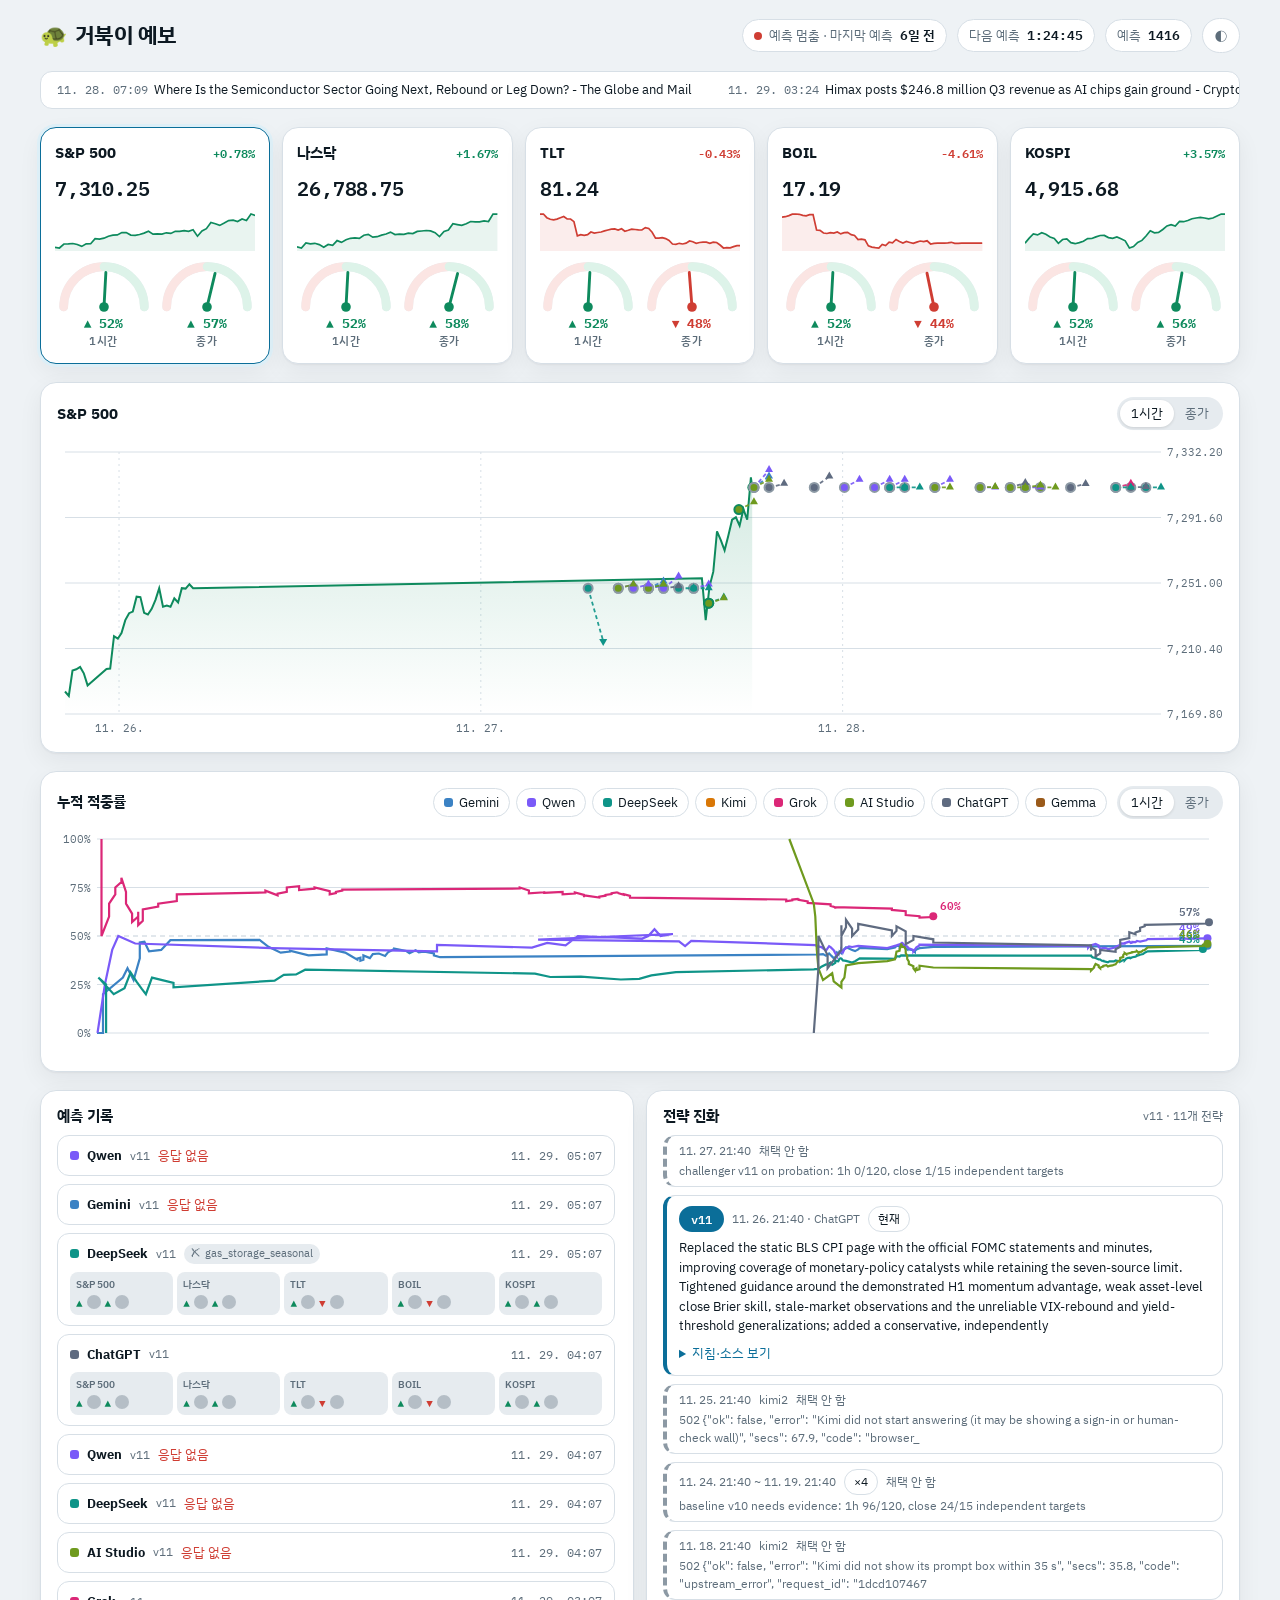
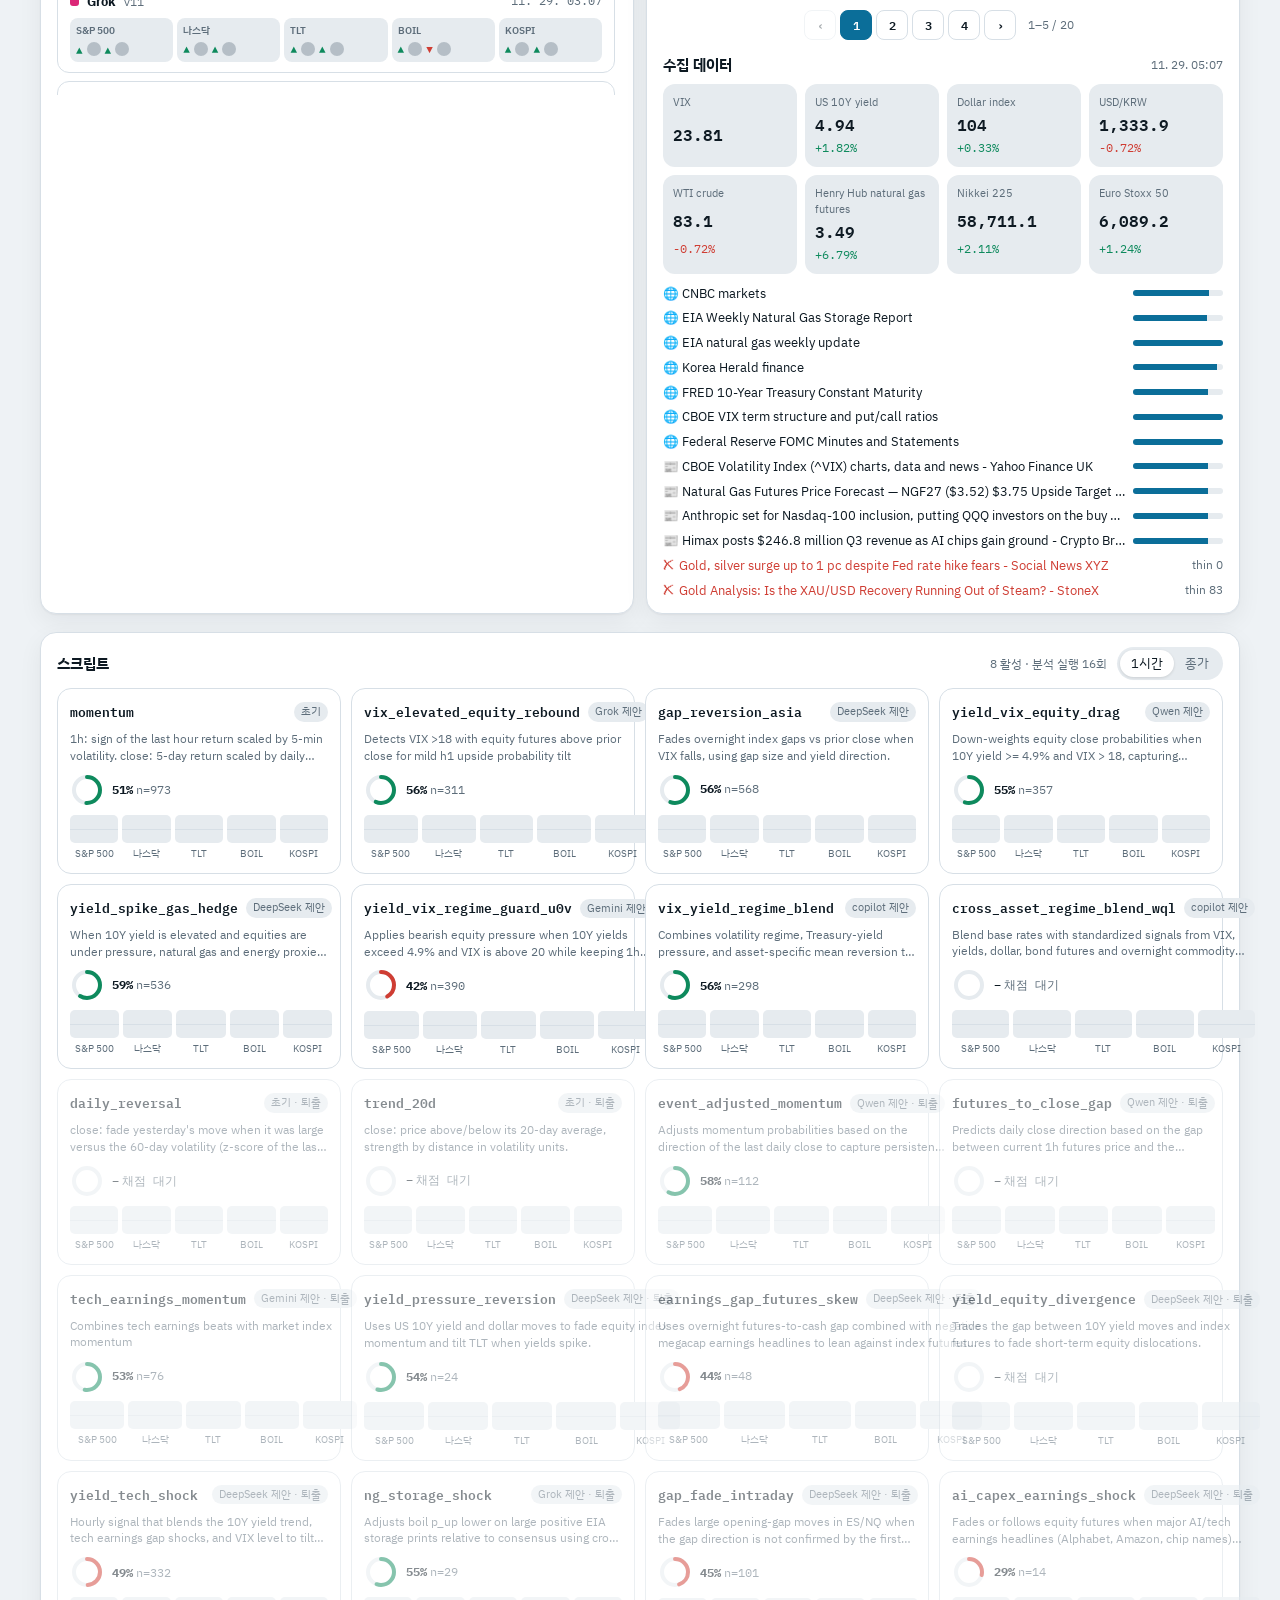
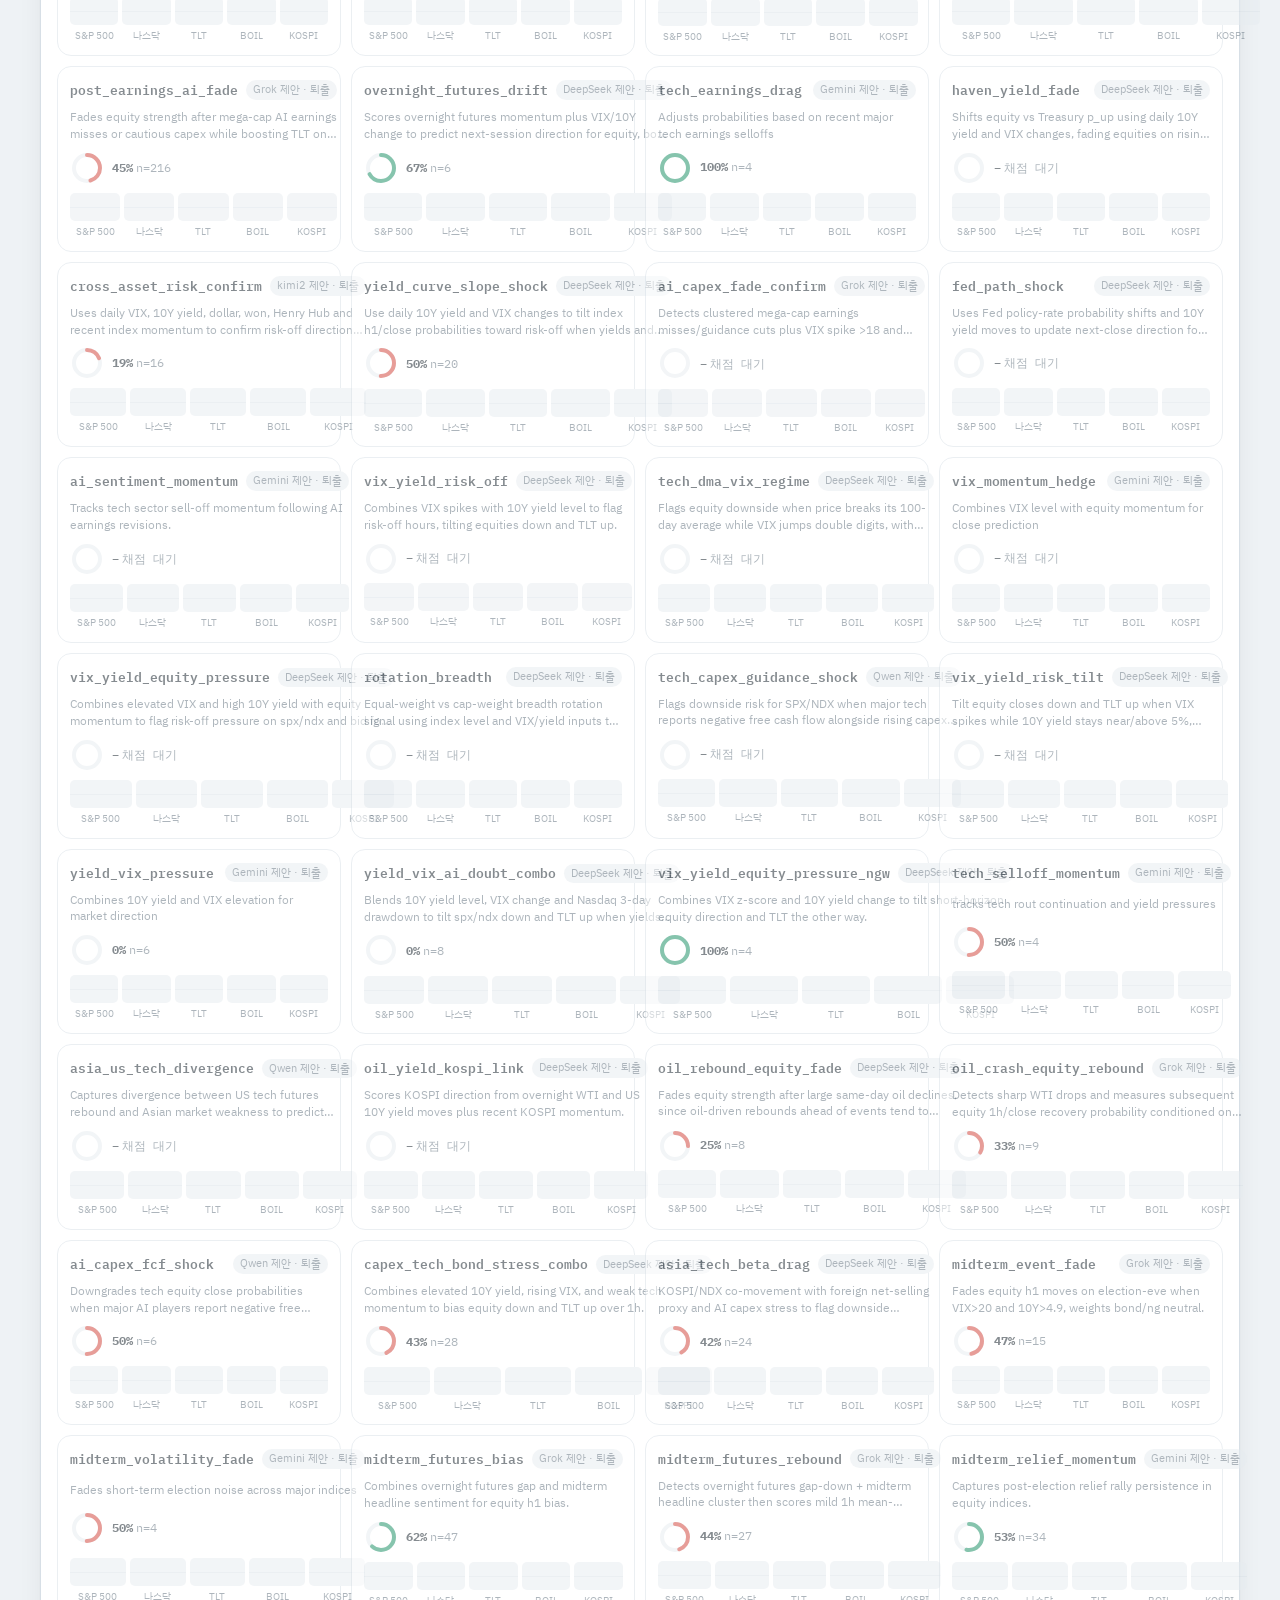
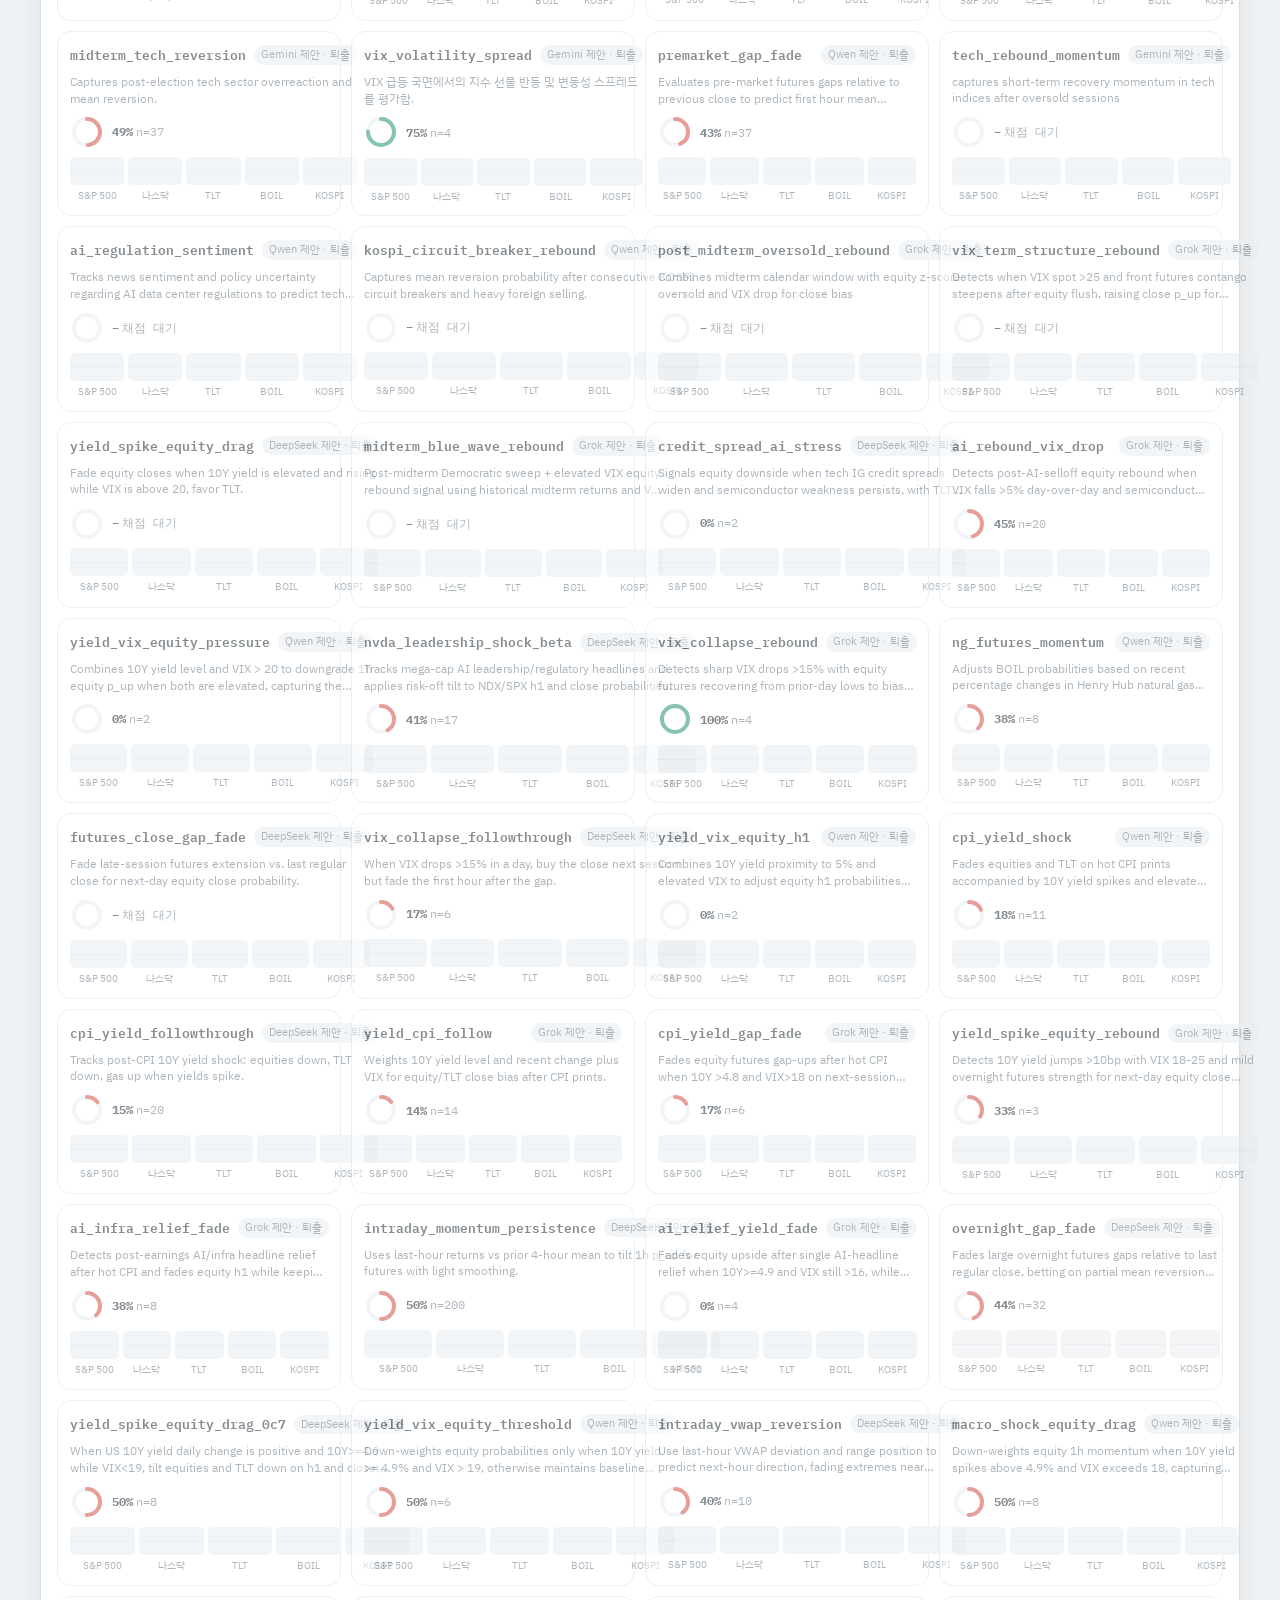
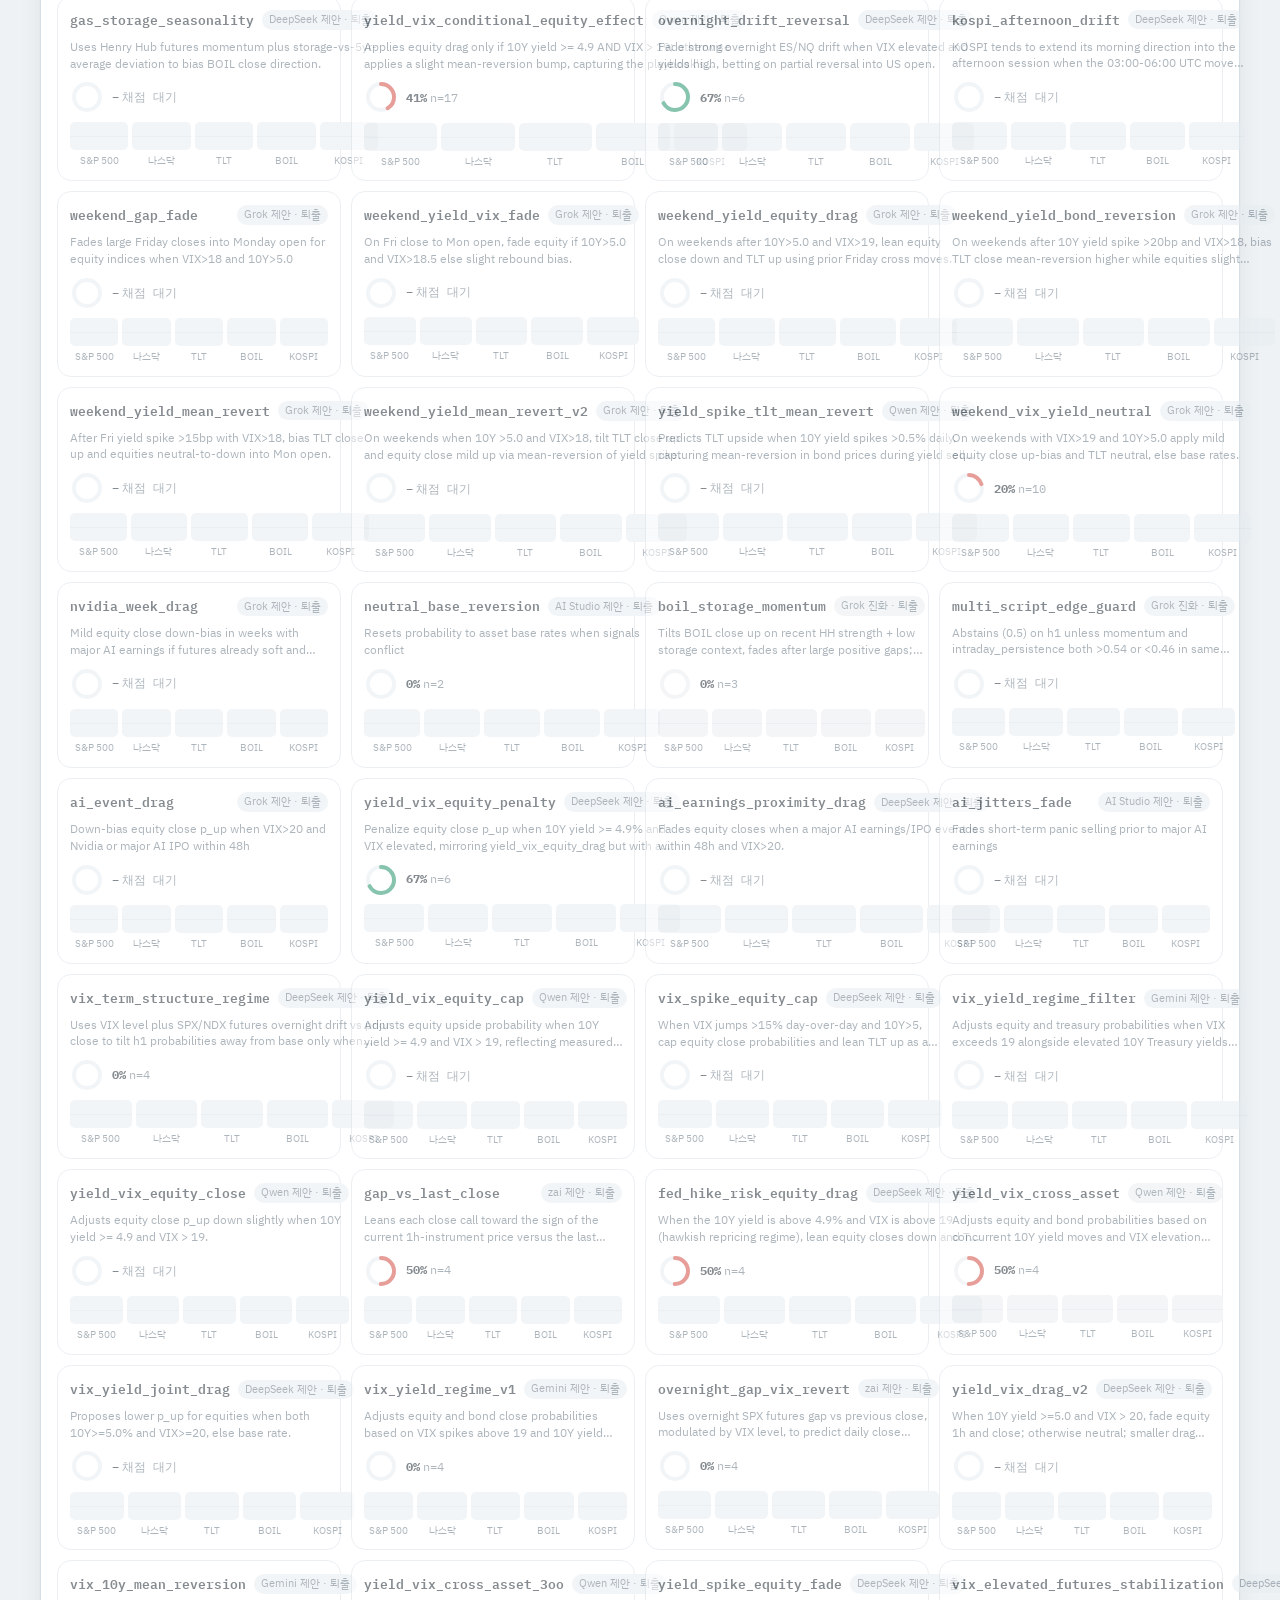
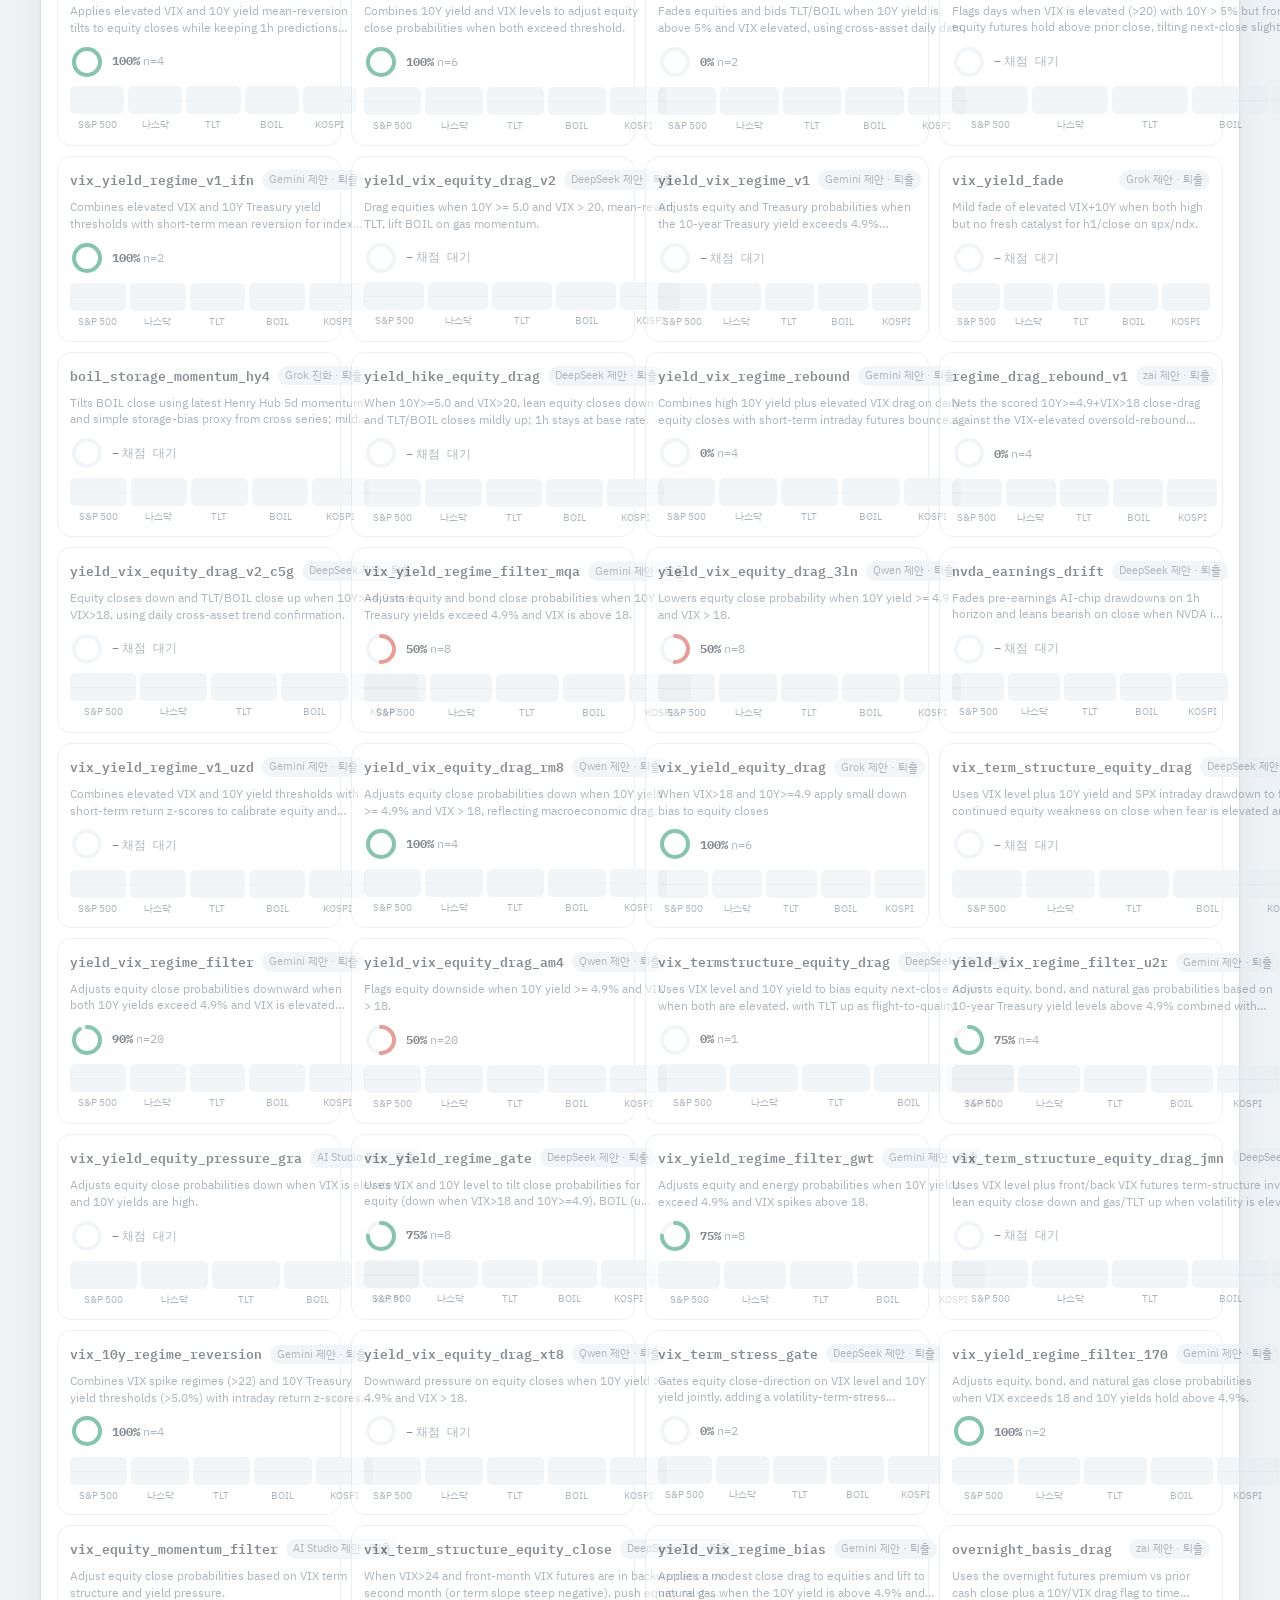
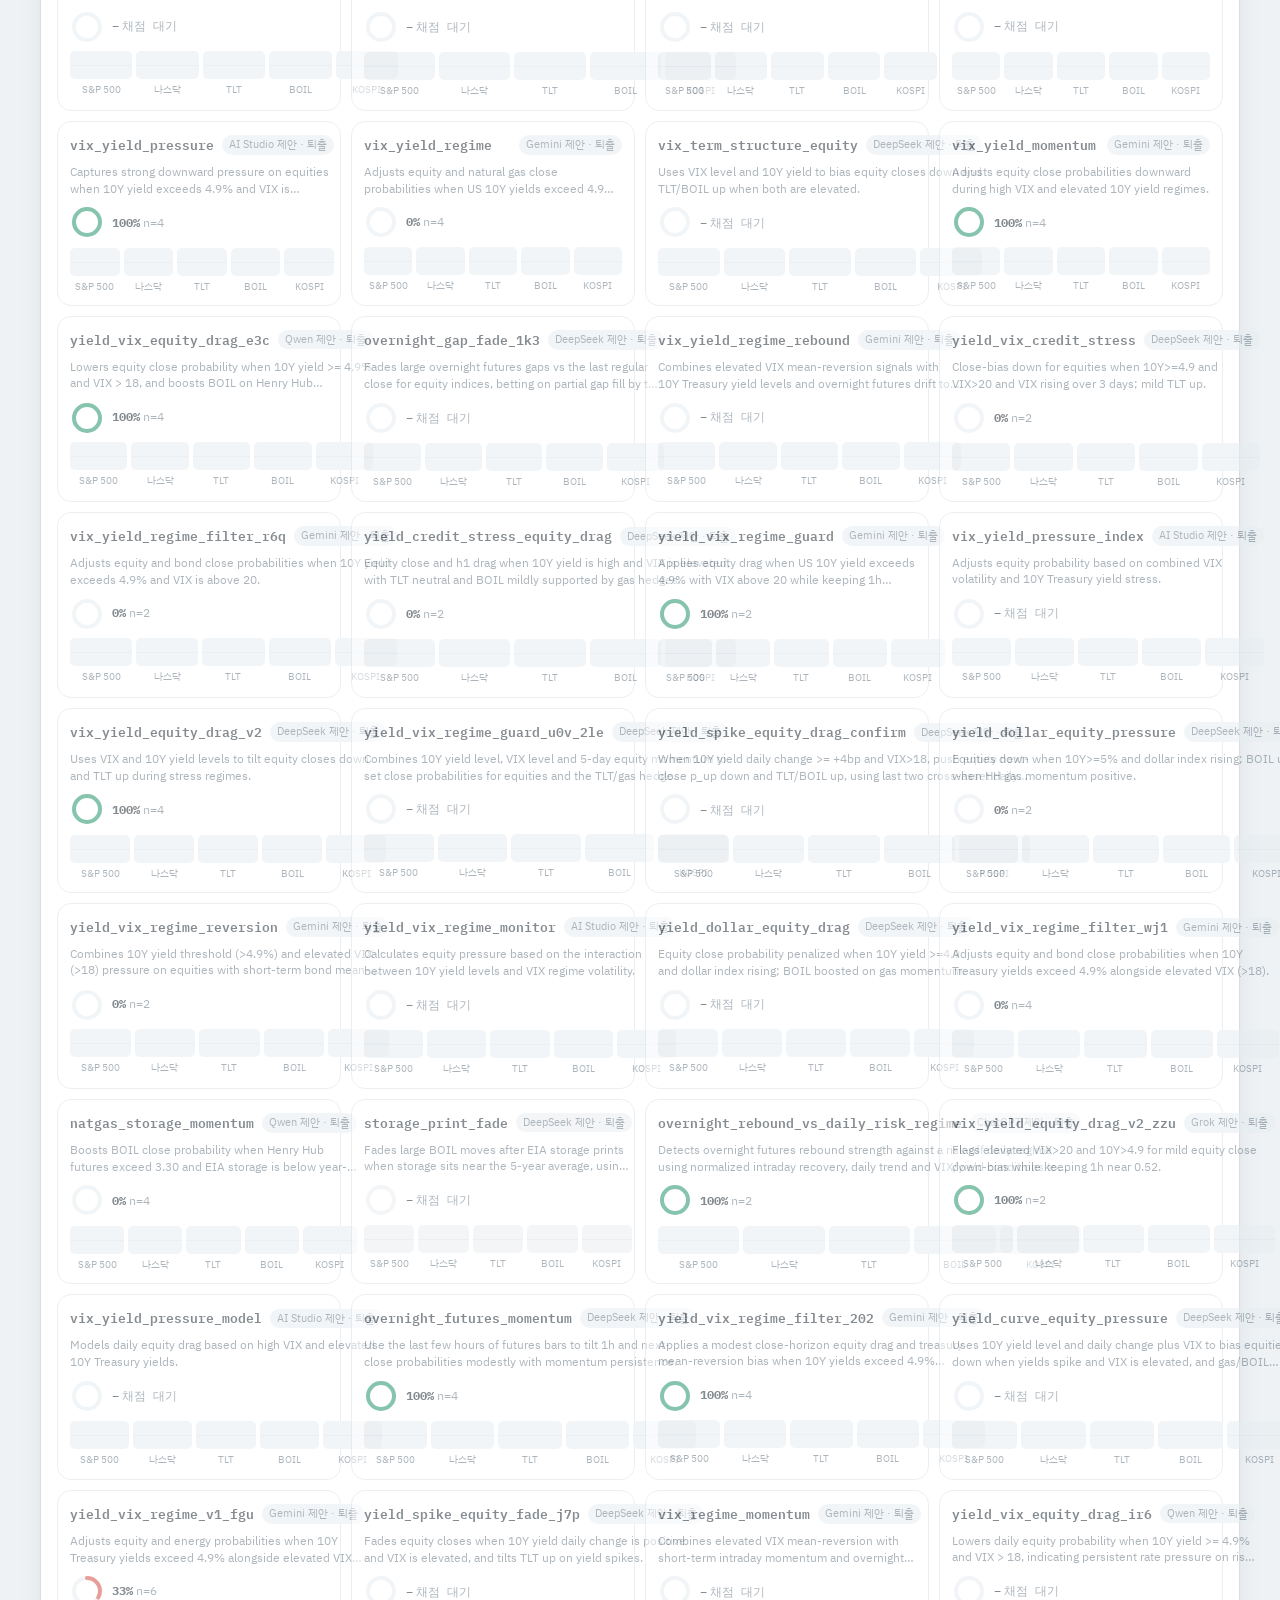
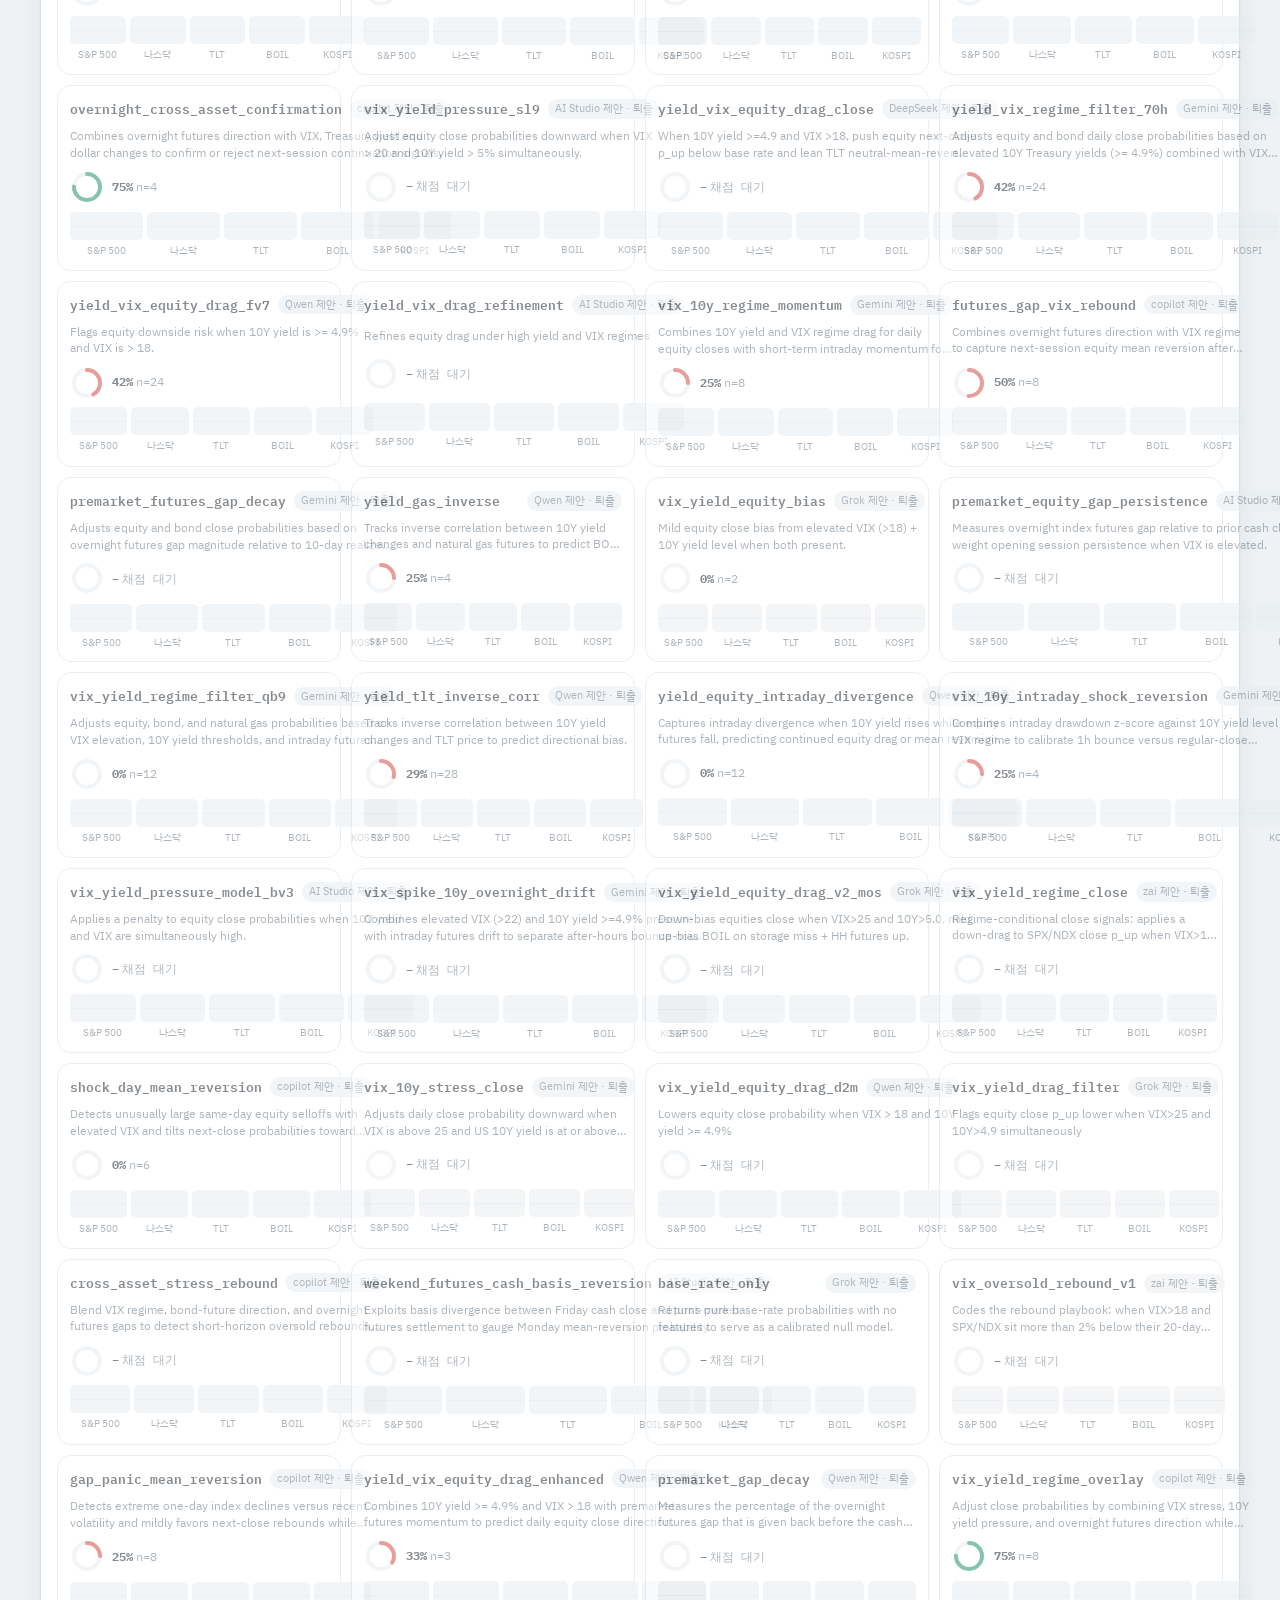
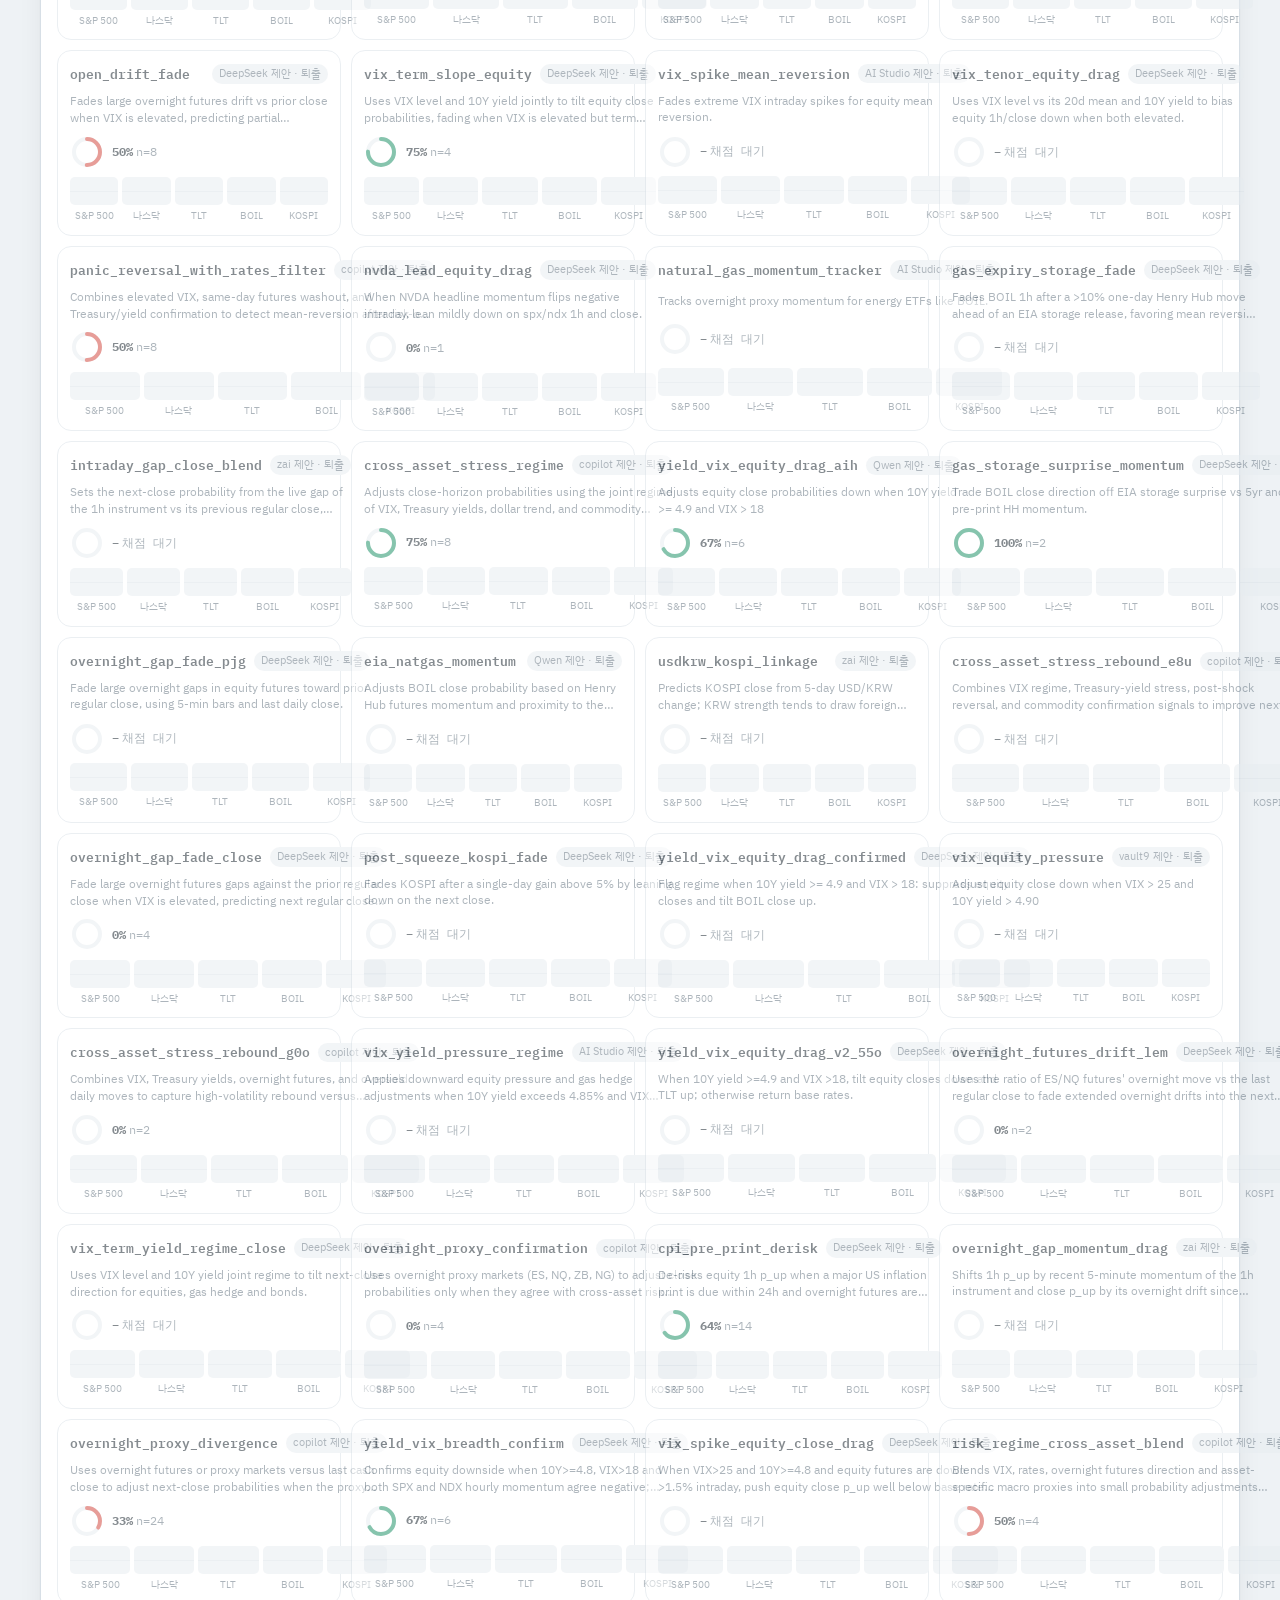
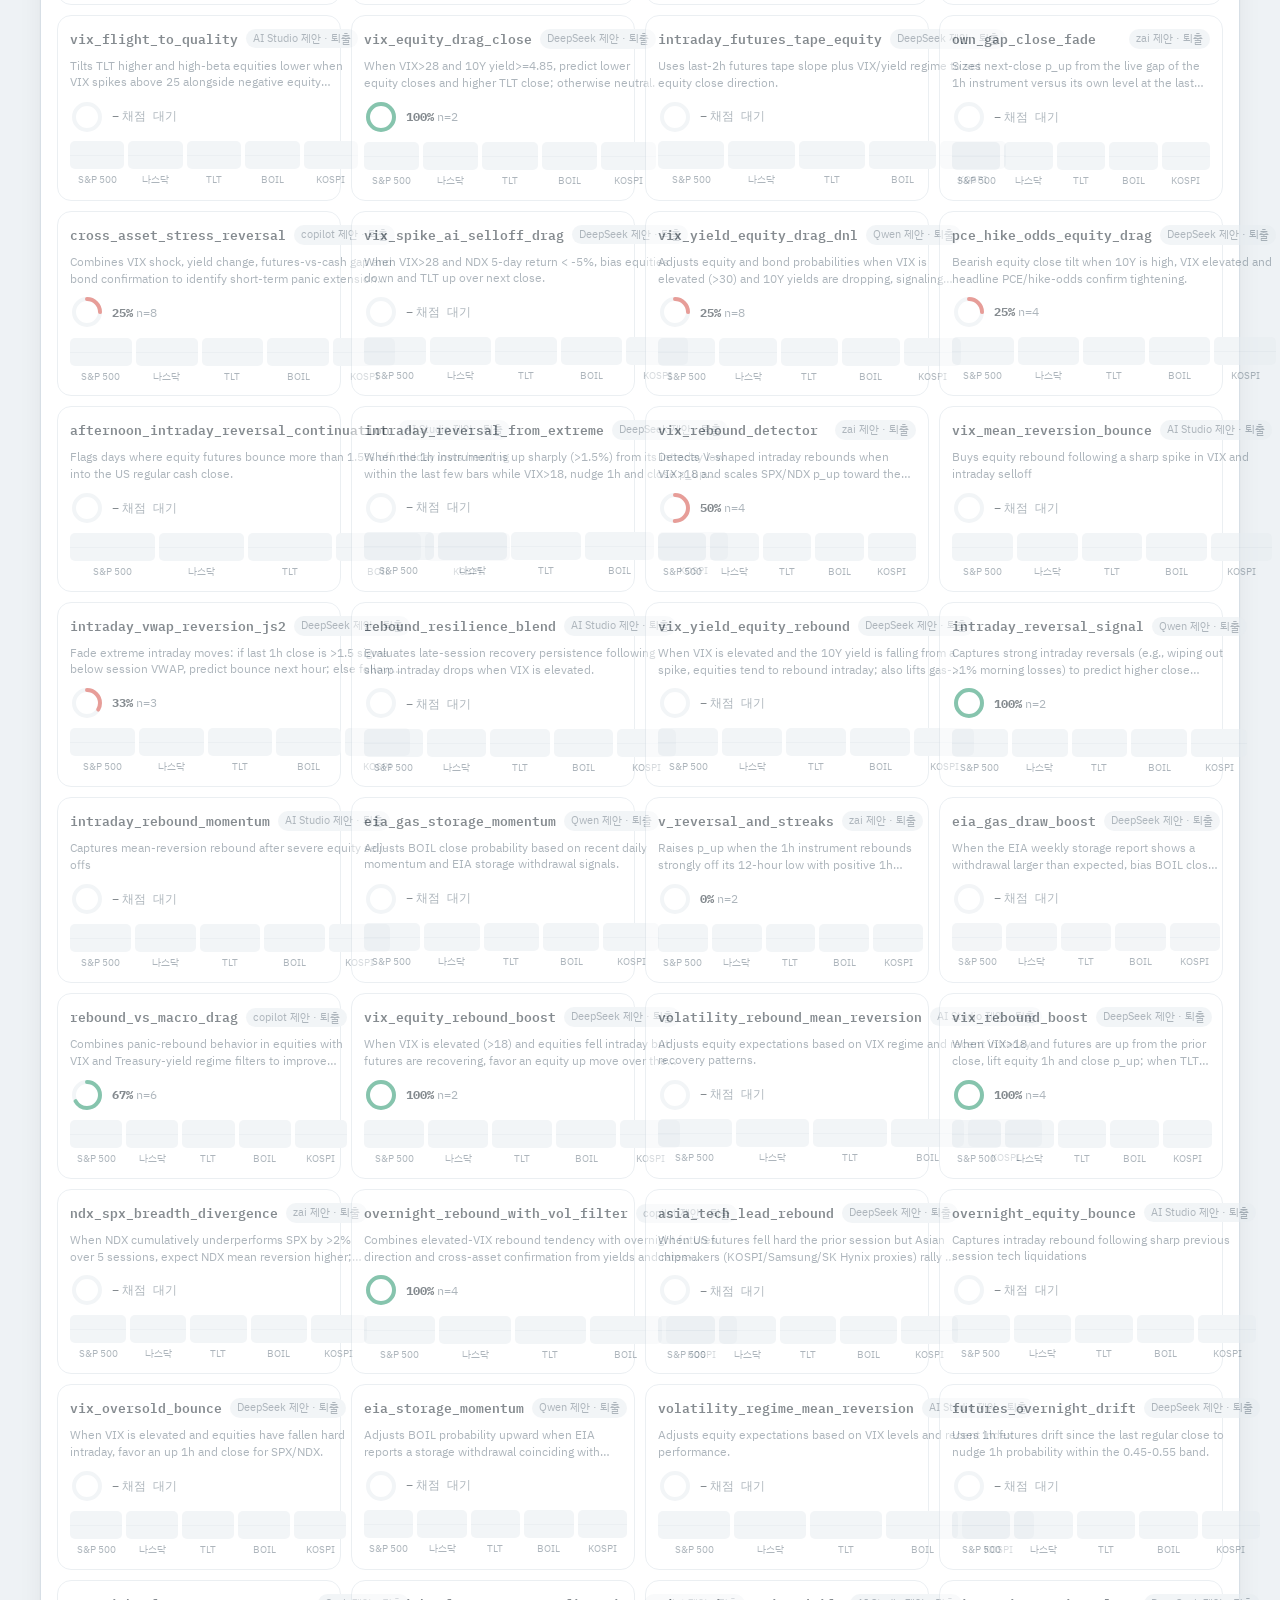
<file: index.html>
<!doctype html>
<html lang="ko">
<head>
<meta charset="utf-8">
<meta name="viewport" content="width=device-width, initial-scale=1">
<title>거북이 예보</title>
<meta name="description" content="LLM 다섯 곳의 S&P 500·나스닥·TLT·BOIL·KOSPI 시간별 방향 예측과 적중 기록">
<link rel="manifest" href="manifest.webmanifest">
<meta name="theme-color" content="#0B6E99">
<link rel="icon" type="image/png" sizes="192x192" href="icons/icon-192.png">
<link rel="apple-touch-icon" href="icons/apple-touch-icon.png">
<link rel="preconnect" href="https://fonts.googleapis.com">
<link rel="preconnect" href="https://fonts.gstatic.com" crossorigin>
<link rel="stylesheet" href="https://fonts.googleapis.com/css2?family=IBM+Plex+Mono:wght@400;500;600&family=IBM+Plex+Sans+KR:wght@400;500;600;700&display=swap">
<style>
:root{
  --bg:#EEF2F5; --surface:#FFFFFF; --sunk:#E6EBEF; --ink:#0D1922; --muted:#5D6D7A; --line:#D7DFE6;
  --accent:#0B6E99; --accent-soft:#DDEFF7; --up:#0E8A5D; --up-soft:#DDF3E9; --down:#CF3D33; --down-soft:#FBE5E3; --wait:#8C99A4;
  --shadow:0 1px 2px rgba(13,25,34,.05),0 8px 24px rgba(13,25,34,.06);
  --g:#3B82C4; --q:#7A5AF8; --d:#0F9488; --k:#D97706; --x:#DB2777; --a:#6F9A1E; --c:#5F6B80; --m:#9A5A1A;
}
@media (prefers-color-scheme: dark){
  :root:not([data-theme="light"]){
    --bg:#0A1116; --surface:#111B22; --sunk:#0D161C; --ink:#E4EBF0; --muted:#8B9CA9; --line:#203039;
    --accent:#58B8E4; --accent-soft:#103042; --up:#3ECD8E; --up-soft:#0E2C21; --down:#FF6F62; --down-soft:#371815; --wait:#6C7C88;
    --shadow:0 1px 2px rgba(0,0,0,.35),0 8px 24px rgba(0,0,0,.3);
    --g:#6AA8E0; --q:#A08BFF; --d:#2DC4B4; --k:#F2A33A; --x:#F062A6; --a:#9BCB3C; --c:#8E9AAF; --m:#C98A4B;
  }
}
:root[data-theme="dark"]{
  --bg:#0A1116; --surface:#111B22; --sunk:#0D161C; --ink:#E4EBF0; --muted:#8B9CA9; --line:#203039;
  --accent:#58B8E4; --accent-soft:#103042; --up:#3ECD8E; --up-soft:#0E2C21; --down:#FF6F62; --down-soft:#371815; --wait:#6C7C88;
  --shadow:0 1px 2px rgba(0,0,0,.35),0 8px 24px rgba(0,0,0,.3);
  --g:#6AA8E0; --q:#A08BFF; --d:#2DC4B4; --k:#F2A33A; --x:#F062A6; --a:#9BCB3C; --c:#8E9AAF; --m:#C98A4B;
}
*{box-sizing:border-box}
body{margin:0;background:var(--bg);color:var(--ink);font:14px/1.5 'IBM Plex Sans KR','Apple SD Gothic Neo','Malgun Gothic',sans-serif;padding-inline:16px}
.wrap{max-width:1200px;margin:0 auto;padding-block:18px 48px;display:grid;gap:18px}
.num{font-family:'IBM Plex Mono',ui-monospace,monospace;font-variant-numeric:tabular-nums}
h1,h2,h3{margin:0}
button{font:inherit;color:inherit}
.top{display:flex;align-items:center;gap:10px;flex-wrap:wrap}
.top h1{font-size:22px;font-weight:700;letter-spacing:-.02em;margin-right:auto;display:flex;gap:8px;align-items:center}
.turtle{display:inline-block;animation:crawl 6s ease-in-out infinite}
@keyframes crawl{0%,100%{transform:translateX(0)}50%{transform:translateX(5px)}}
.pill{display:inline-flex;align-items:center;gap:7px;padding:6px 11px;border-radius:999px;background:var(--surface);border:1px solid var(--line);font-size:12.5px;color:var(--muted)}
.pill b{color:var(--ink);font-weight:600}
.dot{width:8px;height:8px;border-radius:50%;background:var(--wait);position:relative}
.dot.live{background:var(--up)}
.dot.stale{background:var(--down)}
.dot.live::after{content:"";position:absolute;inset:-4px;border-radius:50%;border:2px solid var(--up);animation:ping 1.8s ease-out infinite}
@keyframes ping{from{transform:scale(.6);opacity:.9}to{transform:scale(1.8);opacity:0}}
.iconbtn{border:1px solid var(--line);background:var(--surface);border-radius:999px;padding:6px 11px;cursor:pointer;color:var(--muted)}
.iconbtn:hover{color:var(--ink)}
.ticker{background:var(--surface);border:1px solid var(--line);border-radius:12px;overflow:hidden;position:relative;height:38px}
.ticker .track{display:flex;gap:36px;white-space:nowrap;position:absolute;top:0;left:0;height:100%;align-items:center;padding-left:16px;animation:scroll var(--dur,80s) linear infinite}
.ticker:hover .track{animation-play-state:paused}
.ticker a{color:var(--ink);text-decoration:none;font-size:13px}
.ticker a:hover{color:var(--accent)}
.ticker .t{color:var(--muted);font-size:11.5px;margin-right:6px;font-family:'IBM Plex Mono',monospace}
@keyframes scroll{to{transform:translateX(-50%)}}
.cards{display:grid;grid-template-columns:repeat(5,minmax(0,1fr));gap:12px}
@media (max-width:1000px){.cards{grid-template-columns:repeat(auto-fill,minmax(200px,1fr))}}
.card{background:var(--surface);border:1px solid var(--line);border-radius:16px;padding:14px;box-shadow:var(--shadow);display:grid;gap:8px;cursor:pointer;text-align:left;transition:transform .25s ease,border-color .25s ease,box-shadow .25s ease;animation:rise .6s cubic-bezier(.2,.8,.2,1) both;animation-delay:calc(var(--i)*70ms)}
.card:hover{transform:translateY(-3px)}
.card[aria-pressed="true"]{border-color:var(--accent);box-shadow:0 0 0 3px var(--accent-soft),var(--shadow)}
@keyframes rise{from{transform:translateY(10px)}to{transform:none}}
.card .nm{display:flex;justify-content:space-between;align-items:baseline;gap:6px}
.card h3{font-size:15px;font-weight:700}
.card .chg{font-size:12px;font-weight:600}
.up-t{color:var(--up)} .down-t{color:var(--down)} .wait-t{color:var(--wait)}
.card .px{font-size:20px;font-weight:600;letter-spacing:-.01em}
.spark{width:100%;height:40px;display:block}
.spark path.ln{stroke-dasharray:var(--len);stroke-dashoffset:var(--len);animation:draw 1.2s ease forwards}
@keyframes draw{to{stroke-dashoffset:0}}
.dials{display:grid;grid-template-columns:1fr 1fr;gap:6px}
.dial{display:grid;justify-items:center;gap:0}
.dial svg{width:100%;max-width:96px;height:auto;overflow:visible}
.dial .needle{transform-origin:50px 50px;transition:transform 1.1s cubic-bezier(.3,1.4,.4,1)}
.dial .lbl{font-size:10.5px;color:var(--muted);font-weight:600;letter-spacing:.04em}
.dial .val{font-size:13px;font-weight:700}
.focus{display:grid;grid-template-columns:minmax(0,1fr);gap:12px}
.panel{background:var(--surface);border:1px solid var(--line);border-radius:16px;box-shadow:var(--shadow);padding:14px 16px;position:relative;min-width:0}
.ph{display:flex;align-items:center;gap:10px;flex-wrap:wrap;margin-bottom:8px}
.ph h2{font-size:15px;font-weight:700;margin-right:auto}
.seg{display:inline-flex;background:var(--sunk);border-radius:999px;padding:3px}
.seg button{border:0;background:transparent;padding:4px 11px;border-radius:999px;cursor:pointer;font-size:12.5px;color:var(--muted);transition:background .2s,color .2s}
.seg button[aria-pressed="true"]{background:var(--surface);color:var(--ink);box-shadow:0 1px 3px rgba(0,0,0,.12)}
.chart{width:100%;height:300px;display:block;touch-action:none}
.chart text{fill:var(--muted);font:11px 'IBM Plex Mono',monospace}
.chart .ln{stroke-dasharray:var(--len);stroke-dashoffset:var(--len);animation:draw 1.4s ease forwards}
.mk{cursor:pointer;transition:transform .15s}
.mk:hover{transform:scale(1.5)}
.tip{position:absolute;pointer-events:none;background:var(--ink);color:var(--bg);border-radius:10px;padding:8px 10px;font-size:12px;max-width:260px;box-shadow:var(--shadow);opacity:0;transform:translateY(4px);transition:opacity .12s,transform .12s;z-index:5}
.tip.on{opacity:1;transform:none}
.tip b{font-weight:700}
.board{display:grid;gap:10px}
.row{display:grid;grid-template-columns:78px 1fr 64px;align-items:center;gap:8px;font-size:12.5px}
.row .who{display:flex;align-items:center;gap:6px;font-weight:600}
.sw{width:9px;height:9px;border-radius:3px;display:inline-block;flex:none}
.track2{height:10px;background:var(--sunk);border-radius:6px;overflow:hidden;position:relative}
.track2 i{position:absolute;inset:0 auto 0 0;border-radius:6px;width:0;transition:width 1s cubic-bezier(.2,.8,.2,1)}
.track2 .half{position:absolute;left:50%;top:-2px;bottom:-2px;width:1px;background:var(--muted);opacity:.5}
.row .v{text-align:right}
.chips{display:flex;gap:6px;flex-wrap:wrap}
.chip{display:inline-flex;align-items:center;gap:6px;padding:4px 10px;border-radius:999px;border:1px solid var(--line);background:var(--surface);cursor:pointer;font-size:12.5px;transition:opacity .2s,background .2s}
.chip[aria-pressed="false"]{opacity:.4}
.curve{width:100%;height:230px;display:block}
.curve text{fill:var(--muted);font:11px 'IBM Plex Mono',monospace}
.curve .ln{stroke-dasharray:var(--len);stroke-dashoffset:var(--len);animation:draw 1.6s ease forwards}
.grid2{display:grid;grid-template-columns:minmax(0,1fr) minmax(0,1fr);gap:12px}
@media (max-width:900px){.grid2{grid-template-columns:1fr}}
.feed{display:grid;gap:8px;max-height:560px;overflow:auto;padding-right:2px}
.run{border:1px solid var(--line);border-radius:12px;padding:10px 12px;display:grid;gap:8px;background:var(--surface);transition:border-color .2s}
.run:hover{border-color:var(--accent)}
.run .hd{display:flex;align-items:center;gap:8px;font-size:12.5px;cursor:pointer;border:0;background:none;padding:0;text-align:left;width:100%}
.run .hd .t{color:var(--muted);margin-left:auto;font-family:'IBM Plex Mono',monospace;font-size:11.5px}
.mini{display:grid;grid-template-columns:repeat(5,1fr);gap:4px}
.mc{background:var(--sunk);border-radius:8px;padding:5px 6px;font-size:11px;display:grid;gap:2px}
.mc .k{color:var(--muted);font-size:10px;font-weight:600}
.mc .p{display:flex;gap:4px;align-items:center;font-family:'IBM Plex Mono',monospace;font-weight:600}
.r{width:14px;height:14px;border-radius:50%;display:inline-grid;place-items:center;font-size:9px;color:#fff;flex:none}
.r.hit{background:var(--up)} .r.miss{background:var(--down)} .r.wait{background:var(--wait);opacity:.55} .r.na{background:transparent;border:1px dashed var(--wait)}
.more{display:none;font-size:12px;color:var(--muted);border-top:1px dashed var(--line);padding-top:8px}
.run.open .more{display:grid;gap:6px}
.more a{color:var(--accent);text-decoration:none}
.more ul{margin:0;padding-left:16px}
.vlist{display:grid;gap:8px}
.vitem{border:1px solid var(--line);border-left:4px solid var(--accent);border-radius:12px;padding:10px 12px;background:var(--surface);display:grid;gap:6px;font-size:13px;animation:rise .35s ease both}
.vitem.rej{border-left:4px dashed var(--wait);padding:6px 12px;font-size:12px;color:var(--muted);gap:2px}
.vitem.dec{border-left-color:var(--k)}
.vhd{display:flex;align-items:center;gap:8px;flex-wrap:wrap}
.vpill{font:600 12px 'IBM Plex Mono',monospace;border:2px solid var(--accent);color:var(--accent);border-radius:999px;padding:0 10px;line-height:22px}
.vpill.now{background:var(--accent);color:var(--surface)}
.vitem.dec .vpill{border-color:var(--k);color:var(--k)}
.vitem details summary{cursor:pointer;color:var(--accent);font-size:12.5px;padding:2px 0}
.vitem blockquote{margin:6px 0;padding:10px 12px;border-left:3px solid var(--accent);background:var(--sunk);border-radius:0 10px 10px 0;white-space:pre-wrap;font-size:12.5px}
.pager{display:flex;align-items:center;gap:4px;flex-wrap:wrap;justify-content:center;margin-top:10px}
.pager button{min-width:32px;height:30px;border:1px solid var(--line);border-radius:8px;background:var(--surface);color:var(--ink);cursor:pointer;font:600 12px 'IBM Plex Mono',monospace}
.pager button:hover:not(:disabled){border-color:var(--accent)}
.pager button[aria-current="page"]{background:var(--accent);color:var(--surface);border-color:var(--accent)}
.pager button:disabled{opacity:.35;cursor:default}
.pager .info{color:var(--muted);font-size:12px;margin:0 8px}
.vline{display:flex;align-items:center;gap:0;overflow-x:auto;padding:12px 4px 6px}
.vnode{border:2px solid var(--accent);background:var(--surface);color:var(--accent);border-radius:999px;min-width:42px;height:28px;font:600 12px 'IBM Plex Mono',monospace;cursor:pointer;flex:none;transition:transform .2s,background .2s}
.vnode:hover{transform:scale(1.08)}
.vnode[aria-pressed="true"]{background:var(--accent);color:var(--surface)}
.vnode.rej{border-style:dashed;border-color:var(--wait);color:var(--wait);min-width:28px}
.vgap{height:2px;background:var(--line);flex:1 0 24px}
.vbody{display:grid;gap:10px;font-size:13px;animation:rise .35s ease both}
.vbody blockquote{margin:0;padding:10px 12px;border-left:3px solid var(--accent);background:var(--sunk);border-radius:0 10px 10px 0;white-space:pre-wrap}
.tags{display:flex;gap:6px;flex-wrap:wrap}
.tag{font-size:12px;padding:3px 9px;border-radius:999px;border:1px solid var(--line);color:var(--ink);text-decoration:none;background:var(--surface)}
a.tag:hover{border-color:var(--accent);color:var(--accent)}
.vmeta{font-size:12px;color:var(--muted)}
.lab{display:grid;grid-template-columns:repeat(auto-fill,minmax(210px,1fr));gap:8px}
.cand{display:flex;gap:10px;align-items:center;border:1px solid var(--line);border-radius:12px;padding:8px 10px;text-decoration:none;color:var(--ink);transition:transform .2s,border-color .2s;background:var(--surface)}
.cand:hover{transform:translateY(-2px);border-color:var(--accent)}
.ring{flex:none}
.ring circle.fg{transition:stroke-dashoffset 1s ease}
.cand .nm{font-size:12.5px;font-weight:600;line-height:1.3}
.cand .og{font-size:11px;color:var(--muted)}
.tiles{display:grid;grid-template-columns:repeat(auto-fill,minmax(130px,1fr));gap:8px}
.tile{background:var(--sunk);border-radius:12px;padding:10px;display:grid;gap:2px}
.tile .k{font-size:11px;color:var(--muted)}
.tile .v{font-size:16px;font-weight:600}
.srcs{display:grid;gap:6px;margin-top:10px}
.src{display:grid;grid-template-columns:1fr auto;gap:8px;align-items:center;font-size:12.5px}
.src a{color:var(--ink);text-decoration:none;overflow:hidden;text-overflow:ellipsis;white-space:nowrap}
.src a:hover{color:var(--accent)}
.lenbar{width:90px;height:6px;background:var(--sunk);border-radius:4px;overflow:hidden}
.lenbar i{display:block;height:100%;background:var(--accent);width:0;transition:width 1s ease}
.empty{color:var(--muted);font-size:13px;padding:24px 0;text-align:center}
.scs{display:grid;grid-template-columns:repeat(auto-fill,minmax(250px,1fr));gap:10px}
.sc{border:1px solid var(--line);border-radius:14px;padding:12px;display:grid;gap:8px;background:var(--surface);cursor:pointer;text-align:left;transition:transform .2s,border-color .2s,box-shadow .2s;animation:rise .5s ease both;animation-delay:calc(var(--i)*60ms)}
.sc:hover{transform:translateY(-2px)}
.sc[aria-pressed="true"]{border-color:var(--accent);box-shadow:0 0 0 3px var(--accent-soft)}
.sc.retired{opacity:.5}
.sc .hd{display:flex;align-items:center;gap:8px}
.sc .id{font:600 13px 'IBM Plex Mono',monospace}
.badge{font-size:10.5px;padding:2px 7px;border-radius:999px;background:var(--sunk);color:var(--muted);margin-left:auto;white-space:nowrap}
.sc .ds{font-size:12px;color:var(--muted);line-height:1.4;display:-webkit-box;-webkit-line-clamp:2;-webkit-box-orient:vertical;overflow:hidden}
.sc .rec{display:flex;align-items:center;gap:8px;font-size:12px}
.pu{display:grid;grid-template-columns:repeat(5,1fr);gap:4px}
.pu div{display:grid;gap:3px;font-size:10px;color:var(--muted);text-align:center}
.pu .b{height:28px;background:var(--sunk);border-radius:5px;position:relative;overflow:hidden}
.pu .b::after{content:"";position:absolute;left:0;right:0;top:50%;height:1px;background:var(--line)}
.pu .b i{position:absolute;left:3px;right:3px;border-radius:3px;transition:all .9s cubic-bezier(.2,.8,.2,1)}
.code{margin:10px 0 0;background:var(--sunk);border-radius:12px;padding:12px 14px;font:12px/1.5 'IBM Plex Mono',monospace;overflow:auto;max-height:340px;white-space:pre;animation:rise .3s ease both}
.more pre{margin:0;background:var(--sunk);border-radius:8px;padding:8px;font:11px/1.45 'IBM Plex Mono',monospace;overflow:auto;max-height:200px;white-space:pre-wrap}
.foot{display:flex;justify-content:space-between;gap:10px;flex-wrap:wrap;font-size:12px;color:var(--muted)}
.foot a{color:var(--muted)}
:focus-visible{outline:2px solid var(--accent);outline-offset:2px}
@media (prefers-reduced-motion:reduce){*{animation:none!important;transition:none!important}.spark path.ln,.chart .ln,.curve .ln{stroke-dasharray:none;stroke-dashoffset:0}}
</style>
</head>
<body>
<div class="wrap">
  <div class="top">
    <h1><span class="turtle" aria-hidden="true">🐢</span>거북이 예보</h1>
    <span class="pill" id="live"><span class="dot"></span>…</span>
    <span class="pill" id="next">다음 예측 <b class="num">–</b></span>
    <span class="pill" id="count">예측 <b class="num">0</b></span>
    <button class="iconbtn" id="theme" type="button" aria-label="테마 전환">◐</button>
  </div>

  <div class="ticker" aria-label="최근 뉴스"><div class="track" id="ticker"></div></div>

  <div class="cards" id="cards"></div>

  <div class="focus">
    <div class="panel">
      <div class="ph"><h2 id="f-title">–</h2>
        <div class="seg" id="f-hz"><button type="button" data-hz="1h" aria-pressed="true">1시간</button><button type="button" data-hz="close" aria-pressed="false">종가</button></div>
      </div>
      <svg class="chart" id="chart" role="img" aria-label="가격과 예측 표시"></svg>
      <div class="tip" id="tip"></div>
    </div>
  </div>

  <div class="panel">
    <div class="ph"><h2>누적 적중률</h2>
      <div class="chips" id="llms"></div>
      <div class="seg" id="c-hz"><button type="button" data-hz="1h" aria-pressed="true">1시간</button><button type="button" data-hz="close" aria-pressed="false">종가</button></div>
    </div>
    <svg class="curve" id="curve" role="img" aria-label="LLM별 누적 적중률"></svg>
  </div>

  <div class="grid2">
    <div class="panel">
      <div class="ph"><h2>예측 기록</h2></div>
      <div class="feed" id="feed"></div>
    </div>
    <div class="panel" style="display:grid;gap:14px;align-content:start">
      <div><div class="ph"><h2>전략 진화</h2><span class="vmeta" id="vcount"></span></div><div class="vlist" id="vbody"></div><nav class="pager" id="vpager" aria-label="전략 진화 페이지"></nav></div>
      <div><div class="ph"><h2>수집 데이터</h2><span class="vmeta" id="c-at"></span></div><div class="tiles" id="tiles"></div><div class="srcs" id="srcs"></div></div>
    </div>
  </div>

  <div class="panel">
    <div class="ph"><h2>스크립트</h2><span class="vmeta" id="sc-sub"></span>
      <div class="seg" id="s-hz"><button type="button" data-hz="h1" aria-pressed="true">1시간</button><button type="button" data-hz="close" aria-pressed="false">종가</button></div></div>
    <div class="scs" id="scripts"></div>
    <pre class="code" id="code" hidden></pre>
  </div>

  <div class="panel">
    <div class="ph"><h2>정보원 탐색</h2><span class="vmeta" id="lab-sub"></span></div>
    <div class="lab" id="lab"></div>
  </div>

  <div class="foot"><span id="gen"></span><a href="scorecard/">성적표</a><a href="https://github.com/junghh21/turtle-forecast/blob/main/PREREG.md" target="_blank" rel="noopener">사전등록</a></div>
</div>
<script>
const $ = (id) => document.getElementById(id);
const esc = (s) => String(s ?? '').replace(/[&<>"]/g, (c) => ({ '&': '&amp;', '<': '&lt;', '>': '&gt;', '"': '&quot;' }[c]));
const NAMES = { spx: 'S&P 500', ndx: '나스닥', tlt: 'TLT', boil: 'BOIL', kospi: 'KOSPI' };
const PROV = { gemini: 'Gemini', qwen: 'Qwen', deepseek: 'DeepSeek', kimi: 'Kimi', grok: 'Grok', aistudio: 'AI Studio', chatgpt: 'ChatGPT', gemma: 'Gemma' };
const PC = { gemini: 'var(--g)', qwen: 'var(--q)', deepseek: 'var(--d)', kimi: 'var(--k)', grok: 'var(--x)', aistudio: 'var(--a)', chatgpt: 'var(--c)', gemma: 'var(--m)' };
const pct = (x) => x == null ? '–' : Math.round(x * 100) + '%';
const fmtPx = (x) => x == null ? '–' : x >= 1000 ? x.toLocaleString('en-US', { maximumFractionDigits: 2, minimumFractionDigits: 2 }) : x.toFixed(2);
const kst = (iso) => new Date(iso).toLocaleString('ko-KR', { timeZone: 'Asia/Seoul', month: 'numeric', day: 'numeric', hour: '2-digit', minute: '2-digit', hour12: false });
const rel = (iso) => { const m = Math.round((Date.now() - new Date(iso)) / 60000); return m < 1 ? '방금' : m < 60 ? m + '분 전' : m < 2880 ? Math.round(m / 60) + '시간 전' : Math.round(m / 1440) + '일 전'; };
let D = null, SEL = 'spx', FHZ = '1h', CHZ = '1h';
const ON = Object.fromEntries(Object.keys(PROV).map((k) => [k, true]));

function countUp(el, to, fmt) {
  const from = +el.dataset.v || 0; el.dataset.v = to;
  if (matchMedia('(prefers-reduced-motion: reduce)').matches) { el.textContent = fmt(to); return; }
  const t0 = performance.now();
  const step = (t) => { const k = Math.min(1, (t - t0) / 700), e = 1 - Math.pow(1 - k, 3); el.textContent = fmt(from + (to - from) * e); if (k < 1) requestAnimationFrame(step); };
  requestAnimationFrame(step);
}
const pathLen = (svg) => svg.querySelectorAll('.ln').forEach((p) => p.style.setProperty('--len', Math.ceil(p.getTotalLength())));

function dial(p, label) {
  const has = !!p, v = has ? p.p_up : .5, ang = (v - .5) * 180;
  const col = !has ? 'var(--wait)' : p.dir === 'up' ? 'var(--up)' : 'var(--down)';
  return `<div class="dial"><svg viewBox="0 0 100 58" aria-hidden="true">
    <path d="M8 50 A42 42 0 0 1 92 50" fill="none" stroke="var(--sunk)" stroke-width="9" stroke-linecap="round"/>
    <path d="M8 50 A42 42 0 0 1 50 8" fill="none" stroke="var(--down-soft)" stroke-width="9" stroke-linecap="round"/>
    <path d="M50 8 A42 42 0 0 1 92 50" fill="none" stroke="var(--up-soft)" stroke-width="9" stroke-linecap="round"/>
    <g class="needle" data-ang="${ang}" style="transform:rotate(0deg)"><line x1="50" y1="50" x2="50" y2="14" stroke="${col}" stroke-width="3" stroke-linecap="round"/></g>
    <circle cx="50" cy="50" r="5" fill="${col}"/></svg>
    <span class="val num ${!has ? 'wait-t' : p.dir === 'up' ? 'up-t' : 'down-t'}">${has ? (p.dir === 'up' ? '▲ ' : '▼ ') + pct(p.p_up) : '–'}</span><span class="lbl">${label}</span></div>`;
}

function spark(s) {
  if (!s || s.length < 2) return '<svg class="spark"></svg>';
  const W = 200, H = 40, ys = s.map((d) => d[1]), y0 = Math.min(...ys), y1 = Math.max(...ys);
  const X = (i) => i / (s.length - 1) * W, Y = (y) => H - 3 - (y - y0) / ((y1 - y0) || 1) * (H - 6);
  const d = s.map((p, i) => `${i ? 'L' : 'M'}${X(i).toFixed(1)},${Y(p[1]).toFixed(1)}`).join('');
  const col = ys.at(-1) >= ys[0] ? 'var(--up)' : 'var(--down)';
  return `<svg class="spark" viewBox="0 0 ${W} ${H}" preserveAspectRatio="none" aria-hidden="true"><path d="${d}L${W},${H}L0,${H}Z" fill="${col}" opacity=".09"/><path class="ln" d="${d}" fill="none" stroke="${col}" stroke-width="1.7" vector-effect="non-scaling-stroke"/></svg>`;
}

const latestFor = () => D.predictions.find((p) => p.parsed);

function renderTop() {
  const lp = D.last_pred_at || D.generated_at;
  const fresh = Date.now() - new Date(lp) < 3.5 * 3600e3;
  $('live').innerHTML = fresh ? `<span class="dot live"></span>갱신 <b>${rel(lp)}</b>` : `<span class="dot stale"></span>예측 멈춤 · 마지막 예측 <b>${rel(lp)}</b>`;
  $('live').title = `마지막 예측 ${kst(lp)} · 화면 갱신 ${kst(D.generated_at)}`;
  countUp($('count').querySelector('b'), D.report?.predictions || 0, (v) => Math.round(v));
  const news = (D.news?.length ? D.news : (D.predictions[0]?.headlines || [])).slice(0, 24);
  const items = news.map((n) => `<a href="${esc(n.link || '#')}" target="_blank" rel="noopener"><span class="t">${kst(n.at)}</span>${esc(n.title)}</a>`).join('');
  $('ticker').innerHTML = items + items;
  $('ticker').style.setProperty('--dur', Math.max(40, news.length * 7) + 's');
}

function renderCards() {
  const L = latestFor();
  $('cards').innerHTML = D.assets.map((a, i) => {
    const s = D.series?.[a.key] || [];
    const last = s.at(-1)?.[1] ?? L?.assets?.[a.key]?.last?.price;
    const lastT = s.at(-1)?.[0];
    const ref = lastT ? s.find((p) => p[0] >= lastT - 86400)?.[1] : null;
    const chg = last != null && ref && s.at(-1)[0] - s[0][0] > 6 * 3600 ? (last / ref - 1) * 100 : null;
    const pa = L?.parsed?.assets?.[a.key];
    return `<button class="card" type="button" style="--i:${i}" data-k="${a.key}" aria-pressed="${a.key === SEL}">
      <div class="nm"><h3>${NAMES[a.key]}</h3><span class="chg num ${chg == null ? 'wait-t' : chg >= 0 ? 'up-t' : 'down-t'}">${chg == null ? '' : (chg >= 0 ? '+' : '') + chg.toFixed(2) + '%'}</span></div>
      <div class="px num" data-to="${last ?? ''}">${fmtPx(last)}</div>
      ${spark(s)}
      <div class="dials">${dial(pa?.h1, '1시간')}${dial(pa?.close, '종가')}</div>
    </button>`;
  }).join('');
  $('cards').querySelectorAll('.card').forEach((c) => { c.onclick = () => { SEL = c.dataset.k; $('cards').querySelectorAll('.card').forEach((x) => x.setAttribute('aria-pressed', x === c)); renderFocus(); }; });
  $('cards').querySelectorAll('svg').forEach(pathLen);
  requestAnimationFrame(() => requestAnimationFrame(() => $('cards').querySelectorAll('.needle').forEach((n) => { n.style.transform = `rotate(${n.dataset.ang}deg)`; })));
}

function renderFocus() {
  const a = D.assets.find((x) => x.key === SEL);
  $('f-title').textContent = NAMES[SEL];
  const s = D.series?.[SEL] || [];
  const svg = $('chart');
  const W = svg.clientWidth || 800, H = 300, L = 8, R = 62, T = 14, B = 24;
  svg.setAttribute('viewBox', `0 0 ${W} ${H}`);
  if (s.length < 2) { svg.innerHTML = `<text x="${W / 2}" y="${H / 2}" text-anchor="middle">–</text>`; renderBoard(); return; }
  const PK = FHZ === '1h' ? 'h1' : 'close';
  const marks = D.predictions.filter((p) => p.parsed?.assets?.[SEL]?.[PK] && ON[p.provider]).map((p) => {
    const t = new Date(p.at) / 1000, last = p.assets?.[SEL]?.last?.price, rc = p.assets?.[SEL]?.ref?.close, pr = p.parsed.assets[SEL][PK];
    const ca = p.assets?.[SEL]?.close_at, tt = FHZ === '1h' ? t + 3600 : ca ? new Date(ca) / 1000 : null;
    // The close forecast is scored against the daily index close (rc), while the line is the futures/intraday price (last), which can sit 5-12% apart (Nasdaq: NQ futures vs the Composite).
    // Plot on the line's own scale: start from the price at prediction time and carry a predicted close over by its ratio to the reference close. A predicted price that matches neither scale is not drawn.
    const near = (v, b) => v != null && b != null && b !== 0 && Math.abs(v / b - 1) < .06;
    let px = last, tp = pr.price ?? null;
    if (FHZ !== '1h') { px = last ?? rc; tp = tp == null ? null : near(tp, last) ? tp : (near(tp, rc) && last != null ? last * tp / rc : null); }
    return { p, t, px, pr, tt, tp, pxd: FHZ === '1h' ? last : rc, tpd: pr.price ?? null, res: p.result?.[SEL]?.[FHZ] };
  }).filter((m) => m.px != null && m.t >= s[0][0]);
  const xs = s.map((d) => d[0]), ys = [...s.map((d) => d[1]), ...marks.map((m) => m.px), ...marks.filter((m) => m.tp != null && m.tt != null).map((m) => m.tp)];
  const x0 = xs[0], x1 = Math.max(xs.at(-1), ...marks.map((m) => m.t), ...marks.filter((m) => m.tp != null && m.tt != null).map((m) => m.tt)), y0 = Math.min(...ys), y1 = Math.max(...ys), pad = (y1 - y0) * .08 || 1;
  const X = (t) => L + (t - x0) / ((x1 - x0) || 1) * (W - L - R), Y = (y) => T + (1 - (y - (y0 - pad)) / ((y1 - y0) + 2 * pad)) * (H - T - B);
  const d = s.map((p, i) => `${i ? 'L' : 'M'}${X(p[0]).toFixed(1)},${Y(p[1]).toFixed(1)}`).join('');
  const ticks = [0, .25, .5, .75, 1].map((k) => { const v = y0 - pad + k * ((y1 - y0) + 2 * pad); return `<line x1="${L}" x2="${W - R}" y1="${Y(v)}" y2="${Y(v)}" stroke="var(--line)"/><text x="${W - R + 6}" y="${Y(v) + 4}">${fmtPx(v)}</text>`; }).join('');
  const days = []; for (let t = Math.ceil(x0 / 86400) * 86400; t <= x1; t += 86400) days.push(t);
  const xt = days.map((t) => `<line x1="${X(t)}" x2="${X(t)}" y1="${T}" y2="${H - B}" stroke="var(--line)" stroke-dasharray="2 4"/><text x="${X(t)}" y="${H - 6}" text-anchor="middle">${new Date(t * 1000).toLocaleDateString('ko-KR', { timeZone: 'Asia/Seoul', month: 'numeric', day: 'numeric' })}</text>`).join('');
  const mk = marks.map((m, i) => {
    const x = X(m.t), y = Y(m.px), up = m.pr.dir === 'up';
    const ring = !m.res ? 'var(--wait)' : m.res.status ? 'var(--wait)' : m.res.hit ? 'var(--up)' : 'var(--down)';
    const c = PC[m.p.provider];
    const priced = m.tp != null && m.tt != null;
    const xe = priced ? X(m.tt) : X(Math.min(x1, FHZ === '1h' ? m.t + 3600 : x1)), ye = priced ? Y(m.tp) : y + (up ? -1 : 1) * (6 + 22 * Math.abs(m.pr.p_up - .5) * 2);
    const tri = (priced ? m.tp >= m.px : up) ? `M${xe},${ye - 5} l4,7 h-8z` : `M${xe},${ye + 5} l4,-7 h-8z`;
    return `<g class="mk" data-i="${i}" style="transform-origin:${x}px ${y}px"><line x1="${x}" y1="${y}" x2="${xe}" y2="${ye}" stroke="${c}" stroke-width="1.8" stroke-dasharray="4 3" opacity=".9"/><path d="${tri}" fill="${c}"/><circle cx="${x}" cy="${y}" r="4.5" fill="${c}" stroke="${ring}" stroke-width="2"/></g>`;
  }).join('');
  const col = s.at(-1)[1] >= s[0][1] ? 'var(--up)' : 'var(--down)';
  svg.innerHTML = `<defs><linearGradient id="fg" x1="0" x2="0" y1="0" y2="1"><stop offset="0" stop-color="${col}" stop-opacity=".18"/><stop offset="1" stop-color="${col}" stop-opacity="0"/></linearGradient></defs>
    ${ticks}${xt}<path d="${d}L${X(xs.at(-1))},${H - B}L${X(x0)},${H - B}Z" fill="url(#fg)"/><path class="ln" d="${d}" fill="none" stroke="${col}" stroke-width="2"/>
    <circle cx="${X(xs.at(-1))}" cy="${Y(s.at(-1)[1])}" r="4" fill="${col}"><animate attributeName="r" values="4;7;4" dur="1.8s" repeatCount="indefinite"/></circle>
    <line id="xh" x1="0" x2="0" y1="${T}" y2="${H - B}" stroke="var(--muted)" stroke-dasharray="3 3" opacity="0"/>${mk}`;
  pathLen(svg);
  const tip = $('tip');
  svg.onmousemove = (e) => {
    const r = svg.getBoundingClientRect(), mx = (e.clientX - r.left) * (W / r.width);
    const t = x0 + (mx - L) / (W - L - R) * (x1 - x0);
    const g = e.target.closest('.mk');
    const xh = svg.querySelector('#xh');
    if (g) {
      const m = marks[+g.dataset.i];
      const res = !m.res ? '채점 대기' : m.res.status ? '채점 안 함' : m.res.hit ? '✓ 적중' : '✗ 빗나감';
      tip.innerHTML = `<b style="color:${PC[m.p.provider]}">${PROV[m.p.provider]}</b> · ${kst(m.p.at)}<br>${m.pr.dir === 'up' ? '▲ 상승' : '▼ 하락'} ${pct(m.pr.p_up)} · ${FHZ === '1h' ? '기준가' : '전일 종가'} ${fmtPx(m.pxd)}${m.tpd != null ? ` · 예측가 <b>${fmtPx(m.tpd)}</b>` : ''} · <b>${res}</b>${m.p.parsed.reason ? `<br><span style="opacity:.8">${esc(m.p.parsed.reason)}</span>` : ''}`;
    } else {
      let best = s[0]; for (const p of s) if (Math.abs(p[0] - t) < Math.abs(best[0] - t)) best = p;
      tip.innerHTML = `<b class="num">${fmtPx(best[1])}</b><br>${kst(new Date(best[0] * 1000).toISOString())}`;
      xh.setAttribute('x1', X(best[0])); xh.setAttribute('x2', X(best[0])); xh.setAttribute('opacity', '.6');
    }
    const pr = svg.parentElement.getBoundingClientRect();
    tip.style.left = Math.min(e.clientX - pr.left + 14, pr.width - 270) + 'px';
    tip.style.top = (e.clientY - pr.top + 14) + 'px';
    tip.classList.add('on');
  };
  svg.onmouseleave = () => { tip.classList.remove('on'); svg.querySelector('#xh')?.setAttribute('opacity', '0'); };
  renderBoard();
}

const nd = (s) => s.n + (s.days ? ` · ${s.days}일` : '');
function renderBoard() {
  if (!$('board')) return;
  const mx = D.report?.matrix || {};
  const rows = Object.keys(PROV).map((p) => ({ p, s: mx[p]?.[SEL]?.[FHZ] })).sort((a, b) => (b.s?.hit ?? -1) - (a.s?.hit ?? -1));
  const pooled = D.report?.assets?.[SEL]?.[FHZ];
  $('b-sub').textContent = `${NAMES[SEL]} · ${FHZ === '1h' ? '1시간' : '종가'}`;
  $('board').innerHTML = rows.map(({ p, s }) => `<div class="row"><span class="who"><span class="sw" style="background:${PC[p]}"></span>${PROV[p]}</span>
    <span class="track2"><i style="background:${PC[p]}" data-w="${s?.n ? s.hit * 100 : 0}"></i><span class="half"></span></span>
    <span class="v num">${s?.n ? `<b>${pct(s.hit)}</b> <span class="vmeta">${nd(s)}</span>` : '<span class="vmeta">–</span>'}</span></div>`).join('')
    + `<div class="row" style="border-top:1px dashed var(--line);padding-top:8px"><span class="who">전체</span><span class="track2"><i style="background:var(--accent)" data-w="${pooled?.n ? pooled.hit * 100 : 0}"></i><span class="half"></span></span><span class="v num">${pooled?.n ? `<b>${pct(pooled.hit)}</b> <span class="vmeta">${nd(pooled)}</span>` : '<span class="vmeta">–</span>'}</span></div>`
    + `<div class="row"><span class="who vmeta">항상 ▲</span><span class="track2"><i style="background:var(--wait)" data-w="${pooled?.n ? pooled.always_up_hit * 100 : 0}"></i><span class="half"></span></span><span class="v num vmeta">${pooled?.n ? pct(pooled.always_up_hit) : '–'}</span></div>`;
  requestAnimationFrame(() => requestAnimationFrame(() => $('board').querySelectorAll('i[data-w]').forEach((i) => { i.style.width = i.dataset.w + '%'; })));
}

function renderLLMs() {
  $('llms').innerHTML = Object.keys(PROV).map((p) => `<button class="chip" type="button" data-p="${p}" aria-pressed="${ON[p]}"><span class="sw" style="background:${PC[p]}"></span>${PROV[p]}</button>`).join('');
  $('llms').querySelectorAll('.chip').forEach((c) => { c.onclick = () => { ON[c.dataset.p] = !ON[c.dataset.p]; c.setAttribute('aria-pressed', ON[c.dataset.p]); renderCurve(); renderFeed(); renderFocus(); }; });
}

function renderCurve() {
  const data = D.report?.curve?.[CHZ] || {};
  const svg = $('curve'), W = svg.clientWidth || 900, H = 230, L = 40, R = 14, T = 12, B = 24;
  svg.setAttribute('viewBox', `0 0 ${W} ${H}`);
  const act = Object.entries(data).filter(([p, r]) => ON[p] && r.length);
  const all = act.flatMap(([, r]) => r);
  const Y = (v) => T + (1 - v) * (H - T - B);
  const grid = [0, .25, .5, .75, 1].map((v) => `<line x1="${L}" x2="${W - R}" y1="${Y(v)}" y2="${Y(v)}" stroke="var(--line)" ${v === .5 ? 'stroke-dasharray="5 4" stroke-width="1.5"' : ''}/><text x="${L - 6}" y="${Y(v) + 4}" text-anchor="end">${v * 100}%</text>`).join('');
  if (!all.length) { svg.innerHTML = grid + `<text x="${W / 2}" y="${H / 2 - 8}" text-anchor="middle">채점 대기 중</text>`; return; }
  const ts = all.map((q) => +new Date(q[0])), x0 = Math.min(...ts), x1 = Math.max(...ts);
  const X = (t) => L + (t - x0) / ((x1 - x0) || 1) * (W - L - R);
  const lines = act.map(([p, r]) => {
    const d = r.map((q, i) => `${i ? 'L' : 'M'}${X(+new Date(q[0])).toFixed(1)},${Y(q[1]).toFixed(1)}`).join('');
    const e = r.at(-1);
    return `<path class="ln" d="${d}" fill="none" stroke="${PC[p]}" stroke-width="2.2"/><circle cx="${X(+new Date(e[0]))}" cy="${Y(e[1])}" r="4" fill="${PC[p]}"/><text x="${Math.min(X(+new Date(e[0])) + 7, W - R - 30)}" y="${Y(e[1]) - 6}" style="fill:${PC[p]};font-weight:600">${pct(e[1])}</text>`;
  }).join('');
  svg.innerHTML = grid + lines;
  pathLen(svg);
}

function renderFeed() {
  const rows = D.predictions.filter((p) => ON[p.provider]).slice(0, 48);
  $('feed').innerHTML = rows.length ? rows.map((p, i) => {
    const cells = D.assets.map((a) => {
      const pa = p.parsed?.assets?.[a.key], rs = p.result?.[a.key] || {};
      const one = (pr, r) => { if (!pr) return '<span class="r na"></span>'; const cls = !r ? 'wait' : r.status ? 'na' : r.hit ? 'hit' : 'miss'; return `<span class="${pr.dir === 'up' ? 'up-t' : 'down-t'}">${pr.dir === 'up' ? '▲' : '▼'}</span><span class="r ${cls}">${cls === 'hit' ? '✓' : cls === 'miss' ? '✗' : ''}</span>`; };
      return `<div class="mc"><span class="k">${NAMES[a.key]}</span><span class="p">${one(pa?.h1, rs['1h'])}${one(pa?.close, rs.close)}</span></div>`;
    }).join('');
    return `<div class="run" style="animation:rise .4s ease both;animation-delay:${Math.min(i, 10) * 40}ms">
      <button class="hd" type="button"><span class="sw" style="background:${PC[p.provider]}"></span><b>${PROV[p.provider] || esc(p.provider)}</b><span class="vmeta">v${p.strategy_version ?? 1}</span>${p.parsed ? '' : `<span class="down-t">${p.failed === 'error' ? '응답 없음' : '형식 오류'}</span>`}${p.analysis ? '<span class="badge" style="margin-left:0">⚙ 분석 실행</span>' : ''}${p.new_script ? `<span class="badge" style="margin-left:0">${p.new_script.ok ? '＋' : '✗'} ${esc(p.new_script.id)}</span>` : ''}<span class="t">${kst(p.at)}</span></button>
      ${p.parsed ? `<div class="mini">${cells}</div>` : ''}
      <div class="more">${p.parsed?.reason ? `<div>${esc(p.parsed.reason)}</div>` : ''}
        <div class="tags">${(p.sources || []).map((x) => `<a class="tag" href="${esc(x.url)}" target="_blank" rel="noopener">${esc(x.label.replace(/^Article: /, '📰 '))}</a>`).join('')}</div>
        <ul>${(p.headlines || []).map((h) => `<li>${esc(h.title)}</li>`).join('')}</ul>
        ${p.analysis ? `<div><b>⚙ 분석 스크립트 ${p.analysis.ok ? '' : '(실패)'}</b><pre>${esc(p.analysis.code)}</pre><pre>${esc(p.analysis.output)}</pre></div>` : ''}</div></div>`;
  }).join('') : '<div class="empty">–</div>';
  $('feed').querySelectorAll('.run .hd').forEach((b) => { b.onclick = () => b.parentElement.classList.toggle('open'); });
}

let SHZ = 'h1', SSEL = null;
function renderScripts() {
  const S = [...(D.scripts || [])].sort((a, b) => (a.status === 'active' ? 0 : 1) - (b.status === 'active' ? 0 : 1));
  const board = D.report?.scripts || {};
  $('sc-sub').textContent = `${S.filter((s) => s.status === 'active').length} 활성 · 분석 실행 ${D.report?.script_runs ?? 0}회`;
  const og = (a) => a === 'seed' ? '초기' : a?.startsWith('suggest:') ? (PROV[a.slice(8)] || a.slice(8)) + ' 제안' : a?.startsWith('evolve:') ? (PROV[a.slice(7)] || a.slice(7)) + ' 진화' : esc(a);
  $('scripts').innerHTML = S.map((s, i) => {
    const r = board[s.id]?.[SHZ];
    const C = 2 * Math.PI * 13, frac = r?.n ? r.hit : 0;
    const col = !r?.n ? 'var(--wait)' : r.hit > .5 ? 'var(--up)' : 'var(--down)';
    const pu = D.assets.map((a) => { const v = s.last?.[a.key]?.[SHZ]; const h = v == null ? 0 : Math.min(50, Math.abs(v - .5) / .15 * 50); return `<div title="${v == null ? '' : 'p_up ' + v.toFixed(2)}"><span class="b">${v == null ? '' : `<i data-top="${v >= .5 ? 50 - h : 50}" data-h="${h}" style="top:50%;height:0;background:${v >= .5 ? 'var(--up)' : 'var(--down)'}"></i>`}</span>${NAMES[a.key]}</div>`; }).join('');
    return `<button type="button" class="sc ${s.status !== 'active' ? 'retired' : ''}" style="--i:${i}" data-id="${esc(s.id)}" aria-pressed="${s.id === SSEL}">
      <span class="hd"><span class="id">${esc(s.id)}</span><span class="badge">${og(s.author)}${s.status !== 'active' ? ' · 퇴출' : ''}</span></span>
      <span class="ds">${esc(s.description)}</span>
      <span class="rec"><svg width="34" height="34" viewBox="0 0 34 34"><circle cx="17" cy="17" r="13" fill="none" stroke="var(--sunk)" stroke-width="4"/><circle class="fg" cx="17" cy="17" r="13" fill="none" stroke="${col}" stroke-width="4" stroke-linecap="round" stroke-dasharray="${C}" stroke-dashoffset="${C}" data-off="${C * (1 - frac)}" transform="rotate(-90 17 17)" style="transition:stroke-dashoffset 1s ease"/></svg>
        <span><b class="num">${r?.n ? pct(r.hit) : '–'}</b> <span class="vmeta num">${r?.n ? 'n=' + nd(r) : '채점 대기'}</span></span></span>
      <span class="pu">${pu}</span></button>`;
  }).join('') || '<div class="empty">–</div>';
  $('scripts').querySelectorAll('.sc').forEach((b) => { b.onclick = () => { SSEL = SSEL === b.dataset.id ? null : b.dataset.id; const s = S.find((x) => x.id === SSEL); $('code').hidden = !s; if (s) $('code').textContent = s.code.trim(); $('scripts').querySelectorAll('.sc').forEach((x) => x.setAttribute('aria-pressed', x.dataset.id === SSEL)); }; });
  requestAnimationFrame(() => requestAnimationFrame(() => {
    $('scripts').querySelectorAll('circle[data-off]').forEach((c) => c.setAttribute('stroke-dashoffset', c.dataset.off));
    $('scripts').querySelectorAll('i[data-h]').forEach((i) => { i.style.top = i.dataset.top + '%'; i.style.height = i.dataset.h + '%'; });
  }));
}

let VPAGE = 1;
const VPER = 5;
function evoItems() {
  const evs = D.evolutions || [];
  const bySc = new Map(evs.filter((e) => e.adopted && e.version != null && !e.decision).map((e) => [e.version, e]));
  const items = D.strategies.map((s) => ({ kind: 'v', at: s.created_at, s, ev: bySc.get(s.version) }));
  for (const e of evs) {
    if (e.adopted && e.version != null && !e.decision) continue;
    items.push({ kind: e.decision ? 'd' : 'r', at: e.at, e });
  }
  items.sort((a, b) => new Date(b.at) - new Date(a.at));
  const out = [];
  for (const it of items) {
    const prev = out[out.length - 1];
    const key = it.kind === 'r' ? String(it.e.why || '').replace(/\d+/g, '#').slice(0, 60) : null;
    if (it.kind === 'r' && prev && prev.kind === 'r' && prev.key === key) { prev.n += 1; prev.first = it.at; continue; }
    out.push({ ...it, key, n: 1, first: it.at });
  }
  return out;
}

function pageList(cur, pages) {
  if (pages <= 7) return Array.from({ length: pages }, (_, k) => k + 1);
  const set = new Set([1, pages, cur - 1, cur, cur + 1]);
  const arr = [...set].filter((x) => x >= 1 && x <= pages).sort((a, b) => a - b);
  const out = [];
  arr.forEach((x, k) => { if (k && x - arr[k - 1] > 1) out.push(0); out.push(x); });
  return out;
}

function renderEvolution() {
  const all = evoItems();
  const pages = Math.max(1, Math.ceil(all.length / VPER));
  VPAGE = Math.min(Math.max(1, VPAGE), pages);
  const maxV = Math.max(0, ...D.strategies.map((s) => s.version));
  const from = (VPAGE - 1) * VPER;
  const rows = all.slice(from, from + VPER);
  $('vcount').textContent = `v${maxV} · ${D.strategies.length}개 전략`;
  $('vbody').innerHTML = rows.map((it) => {
    if (it.kind === 'v') {
      const s = it.s, sc = it.ev?.scripts || {};
      const add = (sc.added || []).length, ret = (sc.retired || []).length;
      return `<div class="vitem"><div class="vhd"><span class="vpill${s.version === maxV ? ' now' : ''}">v${s.version}</span><span class="vmeta">${kst(s.created_at)} · ${s.author === 'seed' ? '초기값' : PROV[s.author] || esc(s.author)}</span>${s.version === maxV ? '<span class="tag">현재</span>' : ''}${add || ret ? `<span class="tag" title="이 진화에서 추가/퇴출된 분석 스크립트">스크립트 +${add} −${ret}</span>` : ''}</div>
        <div>${esc(s.changelog || '')}</div>
        <details><summary>지침·소스 보기</summary><blockquote>${esc(s.guidance)}</blockquote>
        <div class="tags">${(s.sources || []).map((x) => `<a class="tag" href="${esc(x.url)}" target="_blank" rel="noopener">🌐 ${esc(x.label)}</a>`).join('')}${(s.queries || []).map((q) => `<span class="tag">🔎 ${esc(q)}</span>`).join('')}</div></details></div>`;
    }
    if (it.kind === 'd') {
      const e = it.e, roll = e.decision === 'rollback';
      const txt = roll ? `도전자 v${e.from}(점수 ${e.challenger_score ?? '–'})가 챔피언만 못해 v${e.to} 내용으로 되돌림` : `v${e.version} 가 챔피언보다 낫다고 판정되어 승격(점수 ${e.score ?? '–'})`;
      return `<div class="vitem dec"><div class="vhd"><span class="vpill">${roll ? '롤백' : '승격'}</span><span class="vmeta">${kst(e.at)}</span></div><div>${esc(txt)}</div></div>`;
    }
    const e = it.e;
    return `<div class="vitem rej"><div class="vhd"><span class="vmeta">${kst(e.at)}${it.n > 1 ? ' ~ ' + kst(it.first) : ''}</span>${e.provider ? `<span class="vmeta">${PROV[e.provider] || esc(e.provider)}</span>` : ''}${it.n > 1 ? `<span class="tag">×${it.n}</span>` : ''}<span class="vmeta">채택 안 함</span></div><div title="${esc(String(e.why || ''))}">${esc(String(e.why || e.changelog || '').replace(/\s+/g, ' ').slice(0, 140))}</div></div>`;
  }).join('') || '<div class="empty">–</div>';
  const nums = pageList(VPAGE, pages).map((n) => n ? `<button type="button" data-p="${n}"${n === VPAGE ? ' aria-current="page"' : ''}>${n}</button>` : '<span class="info">…</span>').join('');
  $('vpager').innerHTML = pages > 1 ? `<button type="button" data-p="${VPAGE - 1}" ${VPAGE === 1 ? 'disabled' : ''} aria-label="이전">‹</button>${nums}<button type="button" data-p="${VPAGE + 1}" ${VPAGE === pages ? 'disabled' : ''} aria-label="다음">›</button><span class="info">${from + 1}–${Math.min(from + VPER, all.length)} / ${all.length}</span>` : '';
  $('vpager').querySelectorAll('button[data-p]').forEach((b) => { b.onclick = () => { VPAGE = +b.dataset.p; renderEvolution(); }; });
}

function renderCollected() {
  const c = D.collected;
  if (!c) { $('tiles').innerHTML = '<div class="empty">–</div>'; return; }
  $('c-at').textContent = kst(c.at);
  const kv = [['VIX', c.vix, null], ...Object.entries(c.cross || {}).map(([k, v]) => [k, v.last, v.chg_pct])];
  $('tiles').innerHTML = kv.map(([k, v, ch]) => `<div class="tile"><span class="k">${esc(k)}</span><span class="v num" data-to="${v}">0</span>${ch == null ? '' : `<span class="num ${ch >= 0 ? 'up-t' : 'down-t'}" style="font-size:12px">${ch >= 0 ? '+' : ''}${ch}%</span>`}</div>`).join('');
  $('tiles').querySelectorAll('.v[data-to]').forEach((el) => { const to = +el.dataset.to; countUp(el, to, (x) => x.toLocaleString('en-US', { maximumFractionDigits: to < 50 ? 2 : 1 })); });
  const mxc = Math.max(1, ...(c.explored || []).map((e) => e.chars));
  $('srcs').innerHTML = (c.explored || []).map((e) => `<div class="src"><a href="${esc(e.url)}" target="_blank" rel="noopener" title="${esc(e.excerpt)}">${e.kind === 'article' ? '📰' : '🌐'} ${esc(e.label.replace(/^Article: /, ''))}</a><span class="lenbar" title="${e.chars}자"><i data-w="${e.chars / mxc * 100}"></i></span></div>`).join('')
    + (c.failed || []).map((f) => `<div class="src"><span class="down-t">✗ ${esc(f.label.replace(/^Article: /, ''))}</span><span class="vmeta">${esc(f.why)}</span></div>`).join('');
  requestAnimationFrame(() => requestAnimationFrame(() => $('srcs').querySelectorAll('i[data-w]').forEach((i) => { i.style.width = i.dataset.w + '%'; })));
}

function renderLab() {
  const C = [...(D.candidates || [])].sort((a, b) => (b.tries ? b.ok / b.tries : -1) - (a.tries ? a.ok / a.tries : -1));
  const tried = C.filter((c) => c.tries).length;
  $('lab-sub').textContent = `${tried}/${C.length}`;
  const og = (o) => o === 'seed' ? '초기' : o?.startsWith('suggest:') ? (PROV[o.slice(8)] || '') + ' 추천' : o?.startsWith('evolve:') ? (PROV[o.slice(7)] || '') + ' 진화' : esc(o);
  $('lab').innerHTML = C.map((c) => {
    const r = c.tries ? c.ok / c.tries : 0, L = 2 * Math.PI * 15;
    const col = !c.tries ? 'var(--wait)' : r >= .67 ? 'var(--up)' : r > 0 ? 'var(--k)' : 'var(--down)';
    return `<a class="cand" href="${esc(c.url)}" target="_blank" rel="noopener"><svg class="ring" width="40" height="40" viewBox="0 0 40 40"><circle cx="20" cy="20" r="15" fill="none" stroke="var(--sunk)" stroke-width="5"/><circle class="fg" cx="20" cy="20" r="15" fill="none" stroke="${col}" stroke-width="5" stroke-linecap="round" stroke-dasharray="${L}" stroke-dashoffset="${L}" data-off="${L * (1 - r)}" transform="rotate(-90 20 20)"/><text x="20" y="24" text-anchor="middle" style="font:600 10px 'IBM Plex Mono';fill:var(--ink)">${c.tries ? c.ok + '/' + c.tries : '–'}</text></svg>
      <span><span class="nm">${esc(c.label)}</span><br><span class="og">${og(c.origin)}${c.avg_chars ? ' · ' + c.avg_chars + '자' : ''}</span></span></a>`;
  }).join('');
  requestAnimationFrame(() => requestAnimationFrame(() => $('lab').querySelectorAll('circle[data-off]').forEach((c) => c.setAttribute('stroke-dashoffset', c.dataset.off))));
}

function tickNext() {
  const n = new Date(); const t = new Date(n); t.setUTCMinutes(7, 0, 0); t.setUTCHours(t.getUTCHours() - (t.getUTCHours() % 2)); while (t <= n) t.setUTCHours(t.getUTCHours() + 2);
  const h = Math.floor((t - n) / 3600000), m = Math.floor((t - n) / 60000) % 60, s = Math.floor((t - n) / 1000) % 60;
  $('next').querySelector('b').textContent = `${h ? `${h}:${String(m).padStart(2, '0')}` : m}:${String(s).padStart(2, '0')}`;
}

function renderAll() { renderTop(); renderCards(); renderFocus(); renderLLMs(); renderCurve(); renderFeed(); renderEvolution(); renderCollected(); renderScripts(); renderLab(); $('gen').textContent = D.generated_at ? kst(D.generated_at) + ' KST' : ''; }

for (const [id, set] of [['f-hz', (v) => { FHZ = v; renderFocus(); }], ['c-hz', (v) => { CHZ = v; renderCurve(); }], ['s-hz', (v) => { SHZ = v; renderScripts(); }]]) {
  $(id).querySelectorAll('button').forEach((b) => { b.onclick = () => { $(id).querySelectorAll('button').forEach((x) => x.setAttribute('aria-pressed', x === b)); set(b.dataset.hz); }; });
}
$('theme').onclick = () => { const r = document.documentElement; const dark = r.dataset.theme ? r.dataset.theme === 'dark' : matchMedia('(prefers-color-scheme: dark)').matches; r.dataset.theme = dark ? 'light' : 'dark'; try { localStorage.setItem('theme', r.dataset.theme); } catch {} };
try { const t = localStorage.getItem('theme'); if (t) document.documentElement.dataset.theme = t; } catch {}
let rz; addEventListener('resize', () => { clearTimeout(rz); rz = setTimeout(() => { if (D) { renderFocus(); renderCurve(); } }, 150); });

async function load() {
  try {
    const r = await fetch('data/latest.json?ts=' + Date.now(), { cache: 'no-store' });
    const j = await r.json();
    if (!j.generated_at) throw new Error('empty');
    const changed = !D || D.generated_at !== j.generated_at;
    D = j;
    if (changed) renderAll(); else renderTop();
  } catch (e) { $('live').innerHTML = '<span class="dot"></span>데이터 대기'; }
}
load(); setInterval(load, 120000); tickNext(); setInterval(tickNext, 1000);
</script>
<script>if ('serviceWorker' in navigator) addEventListener('load', () => navigator.serviceWorker.register('sw.js').catch(() => {}));</script>
</body>
</html>
</file>
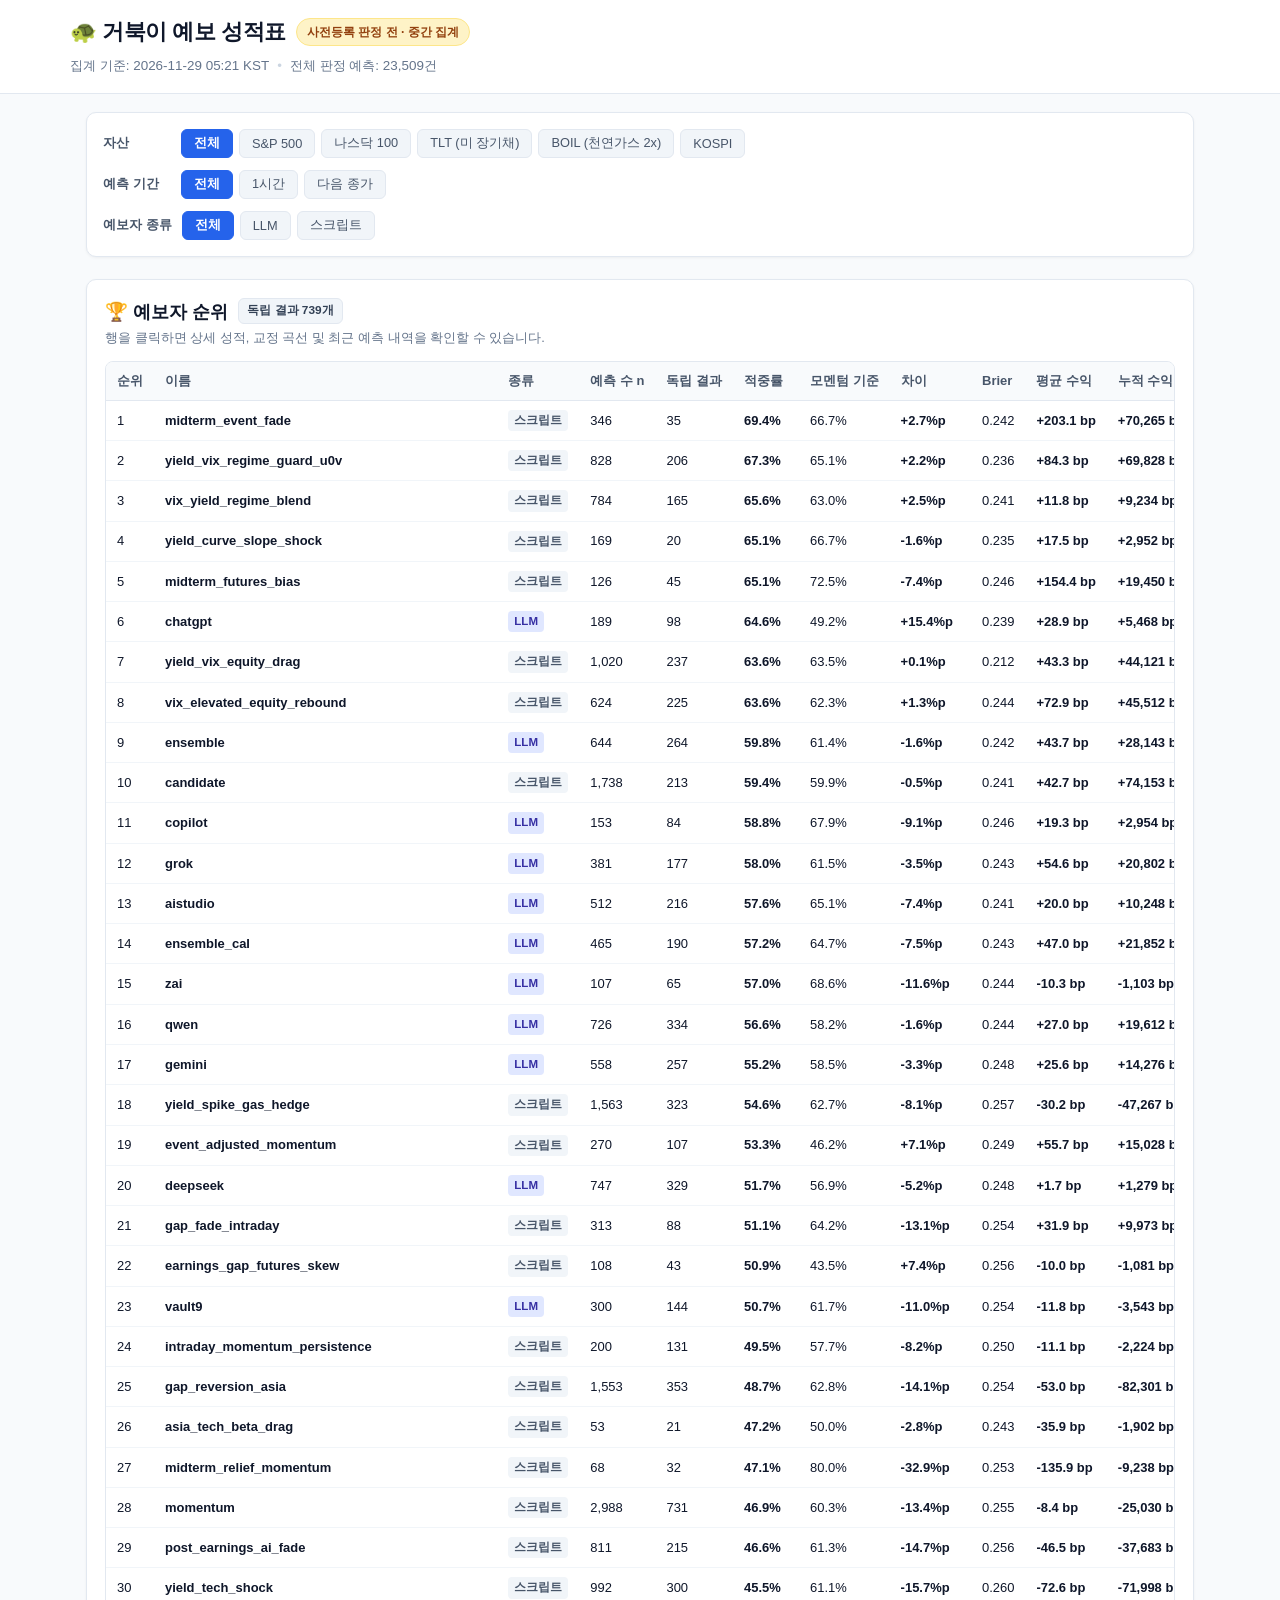
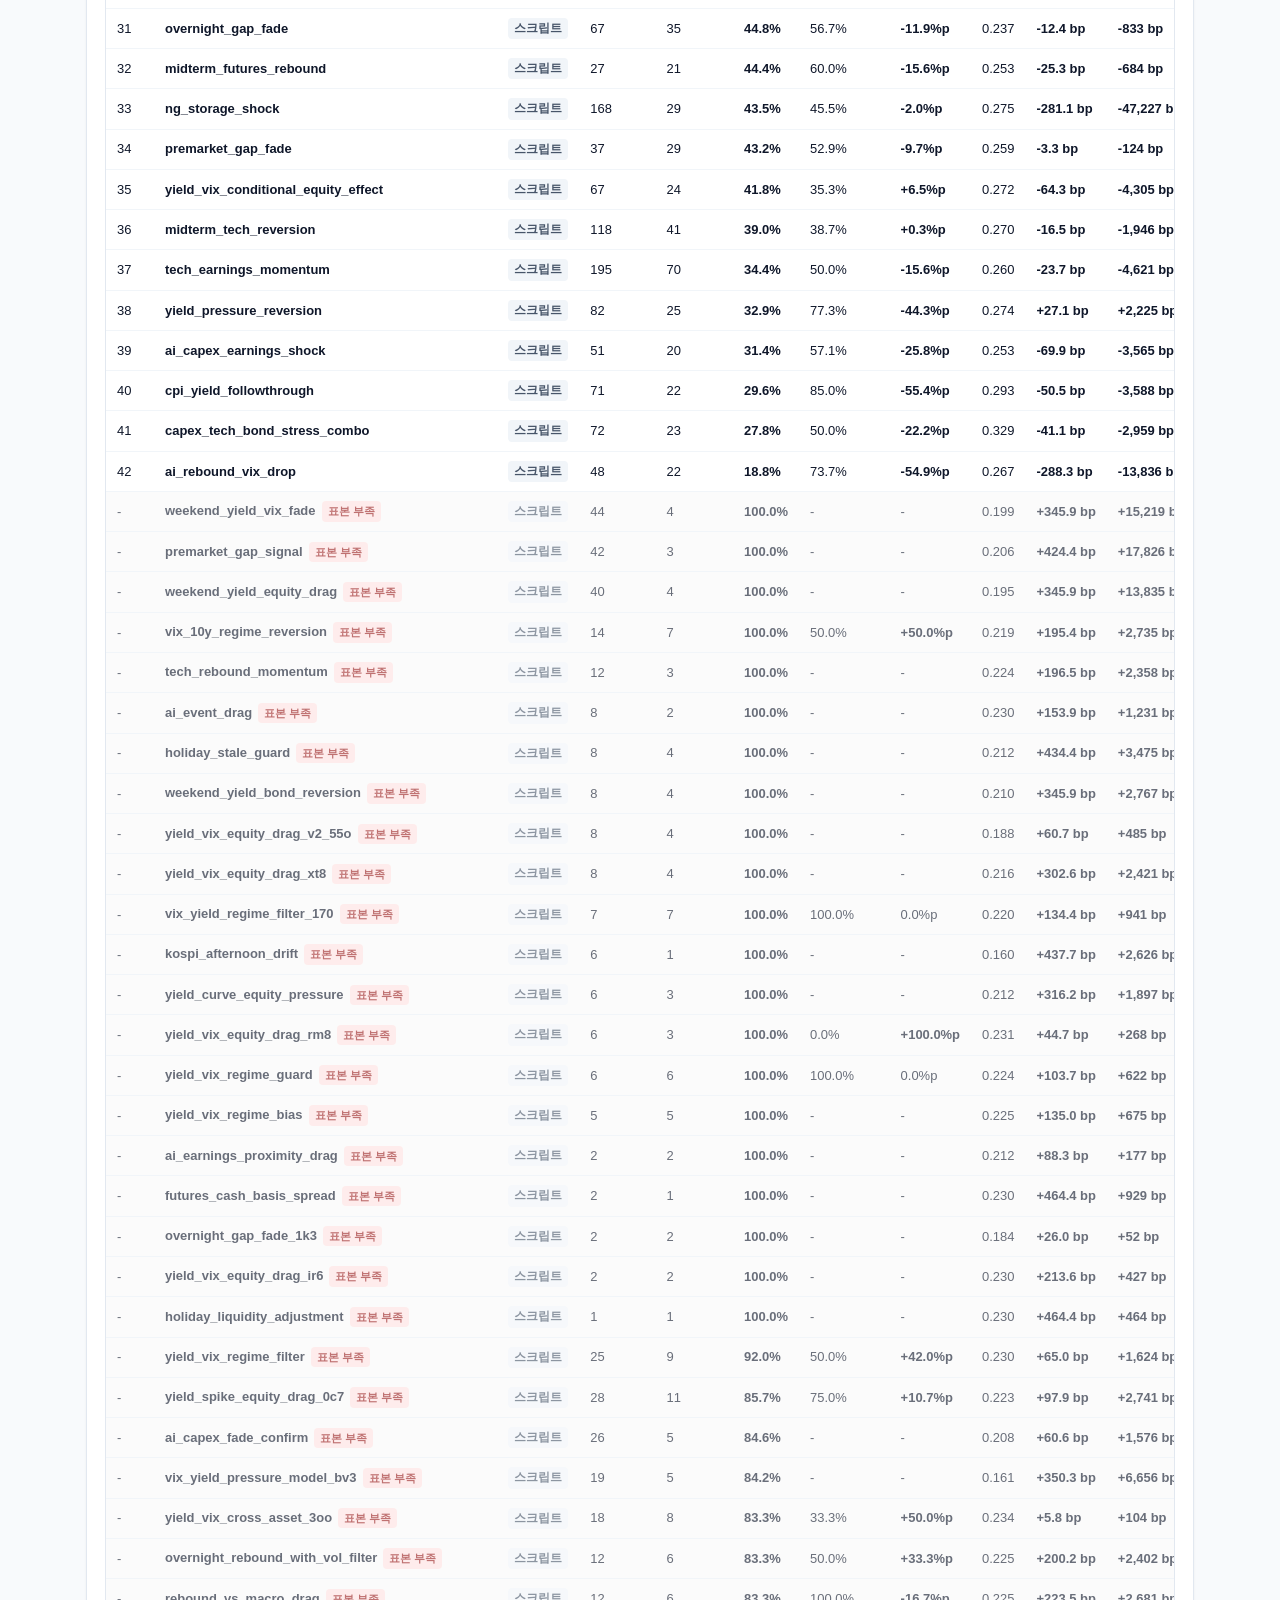
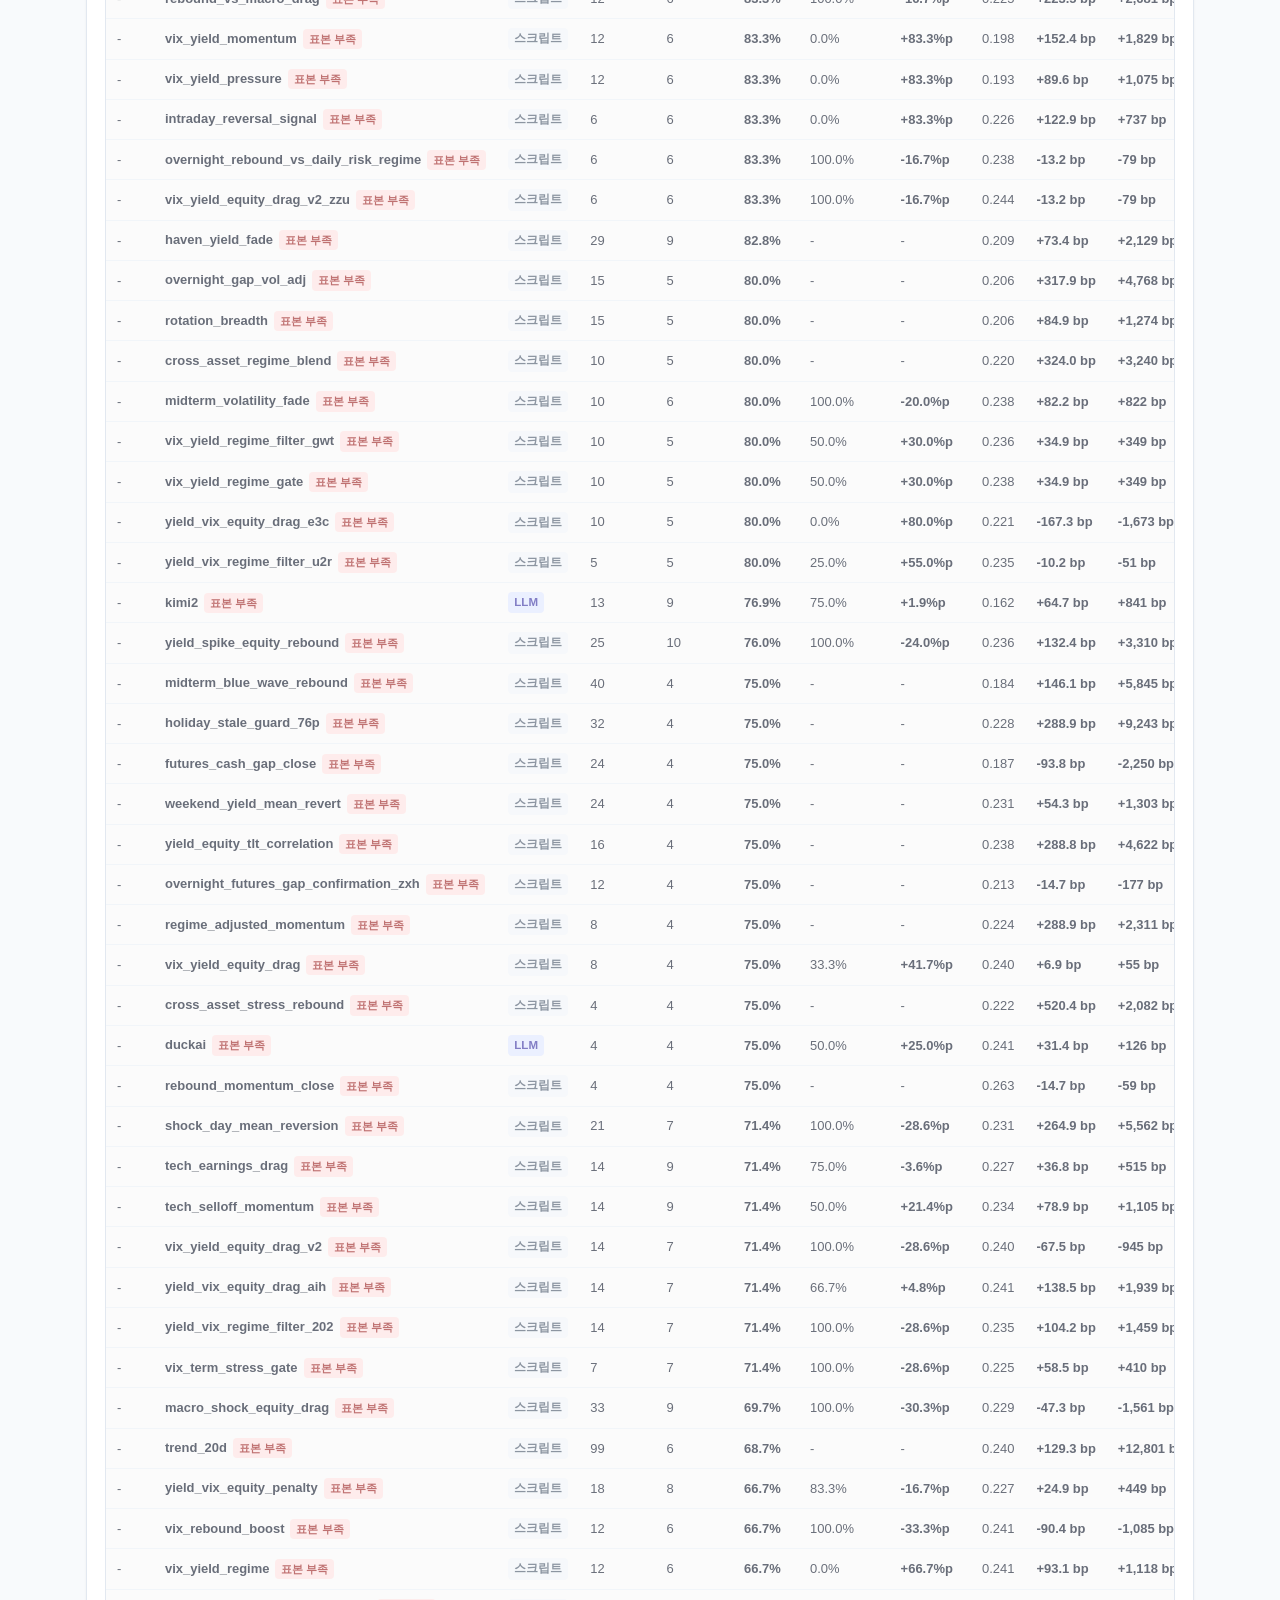
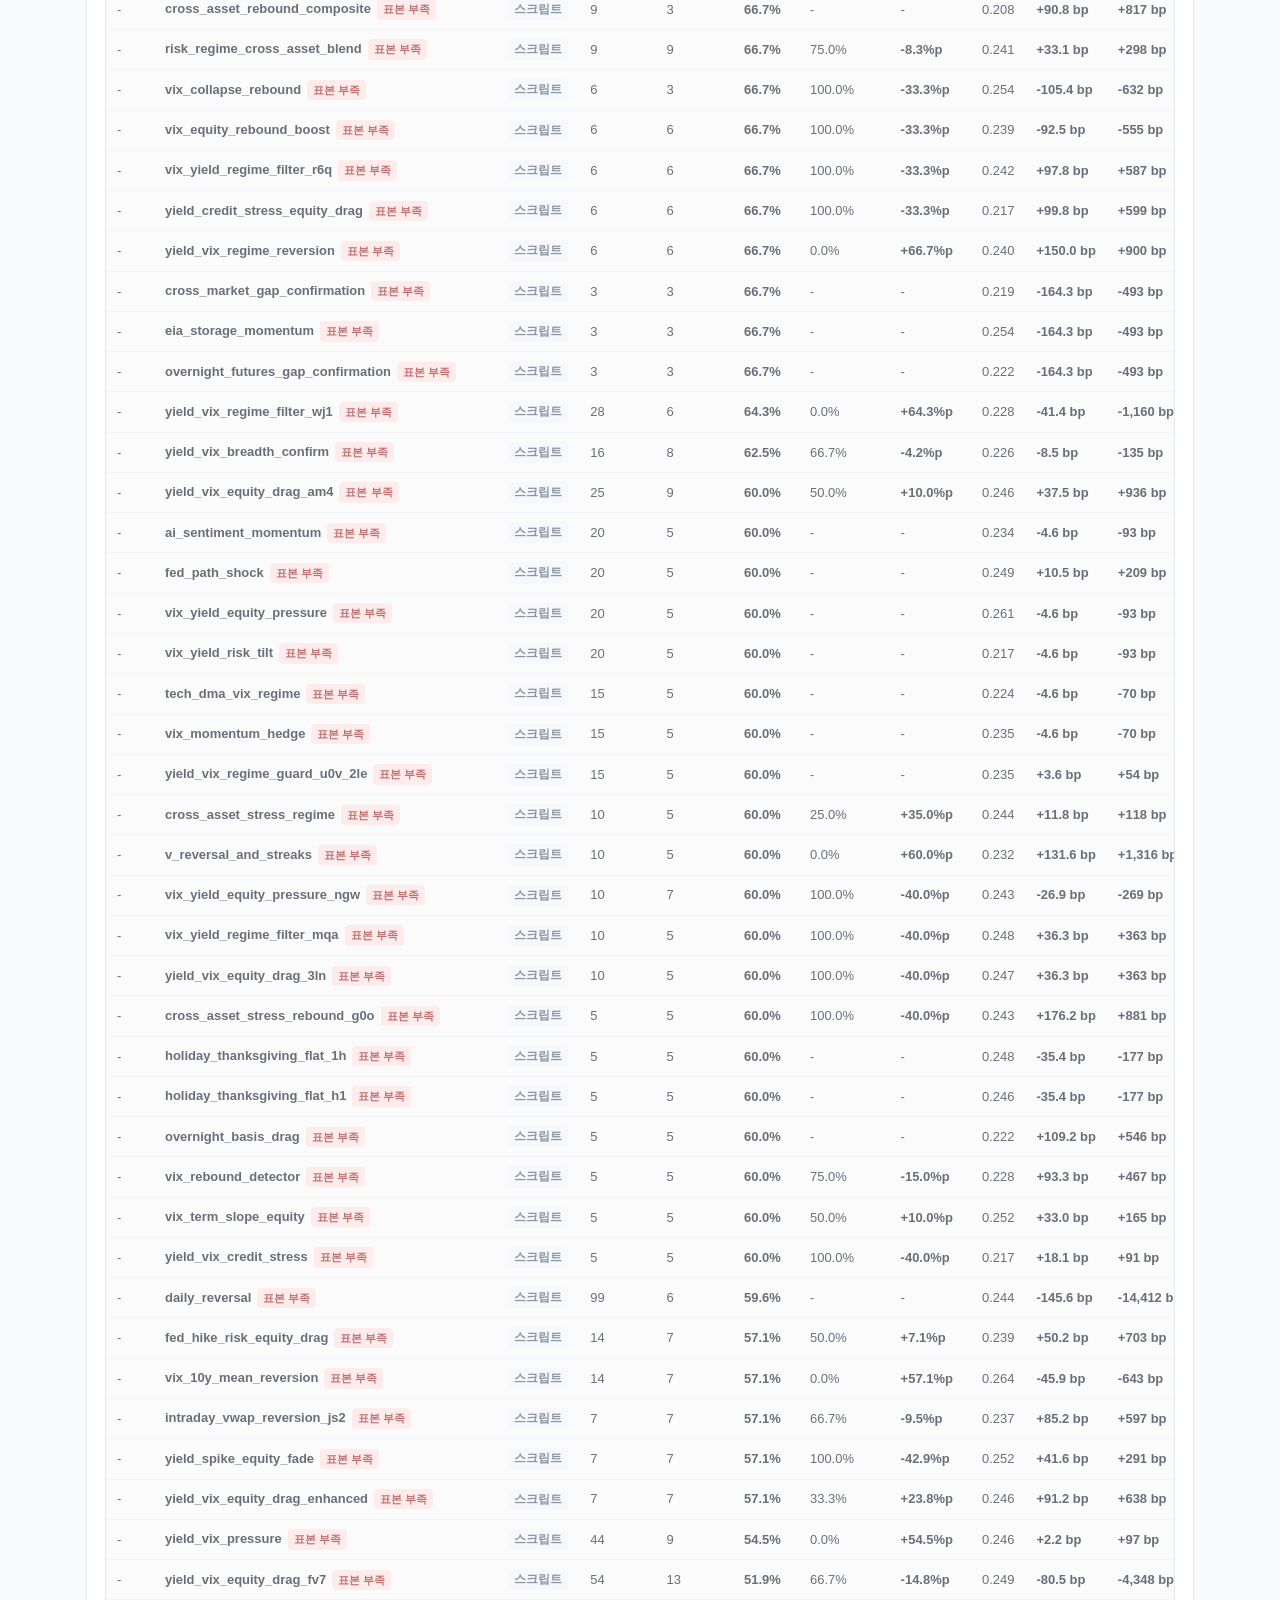
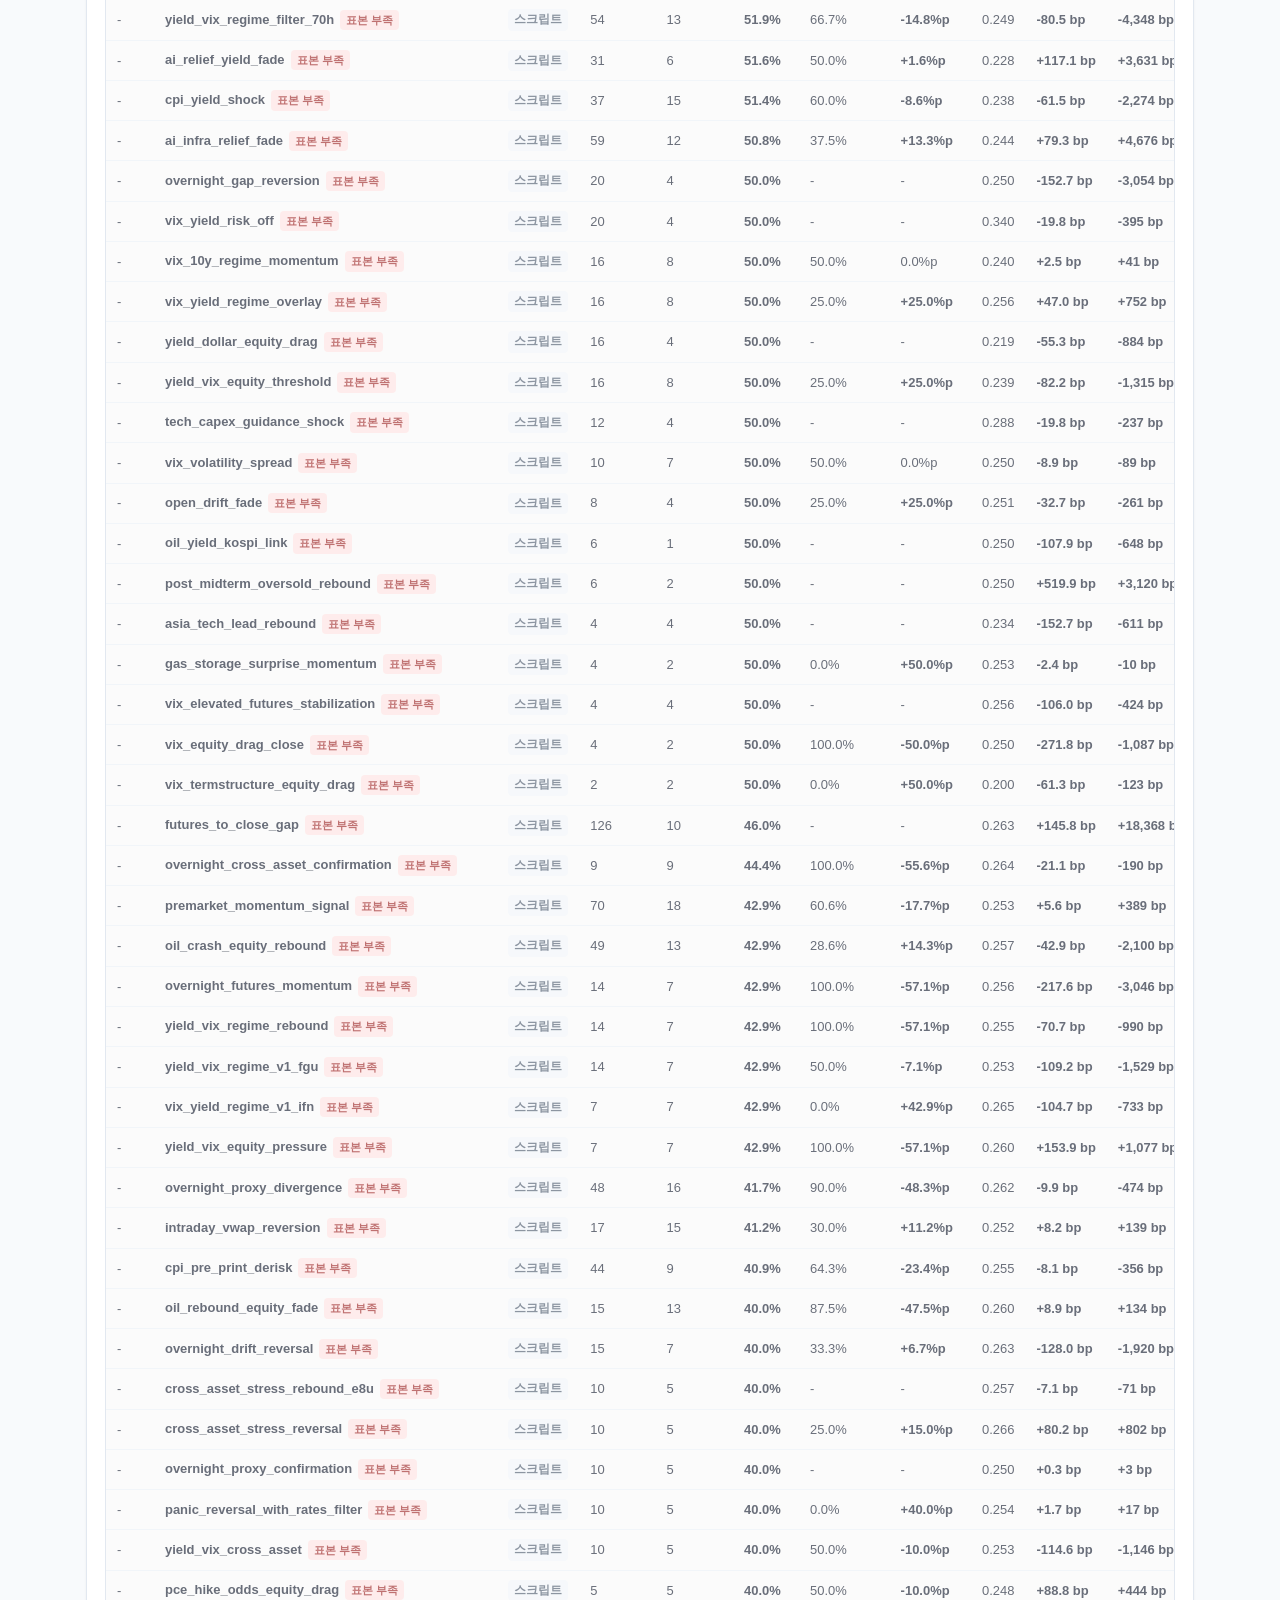
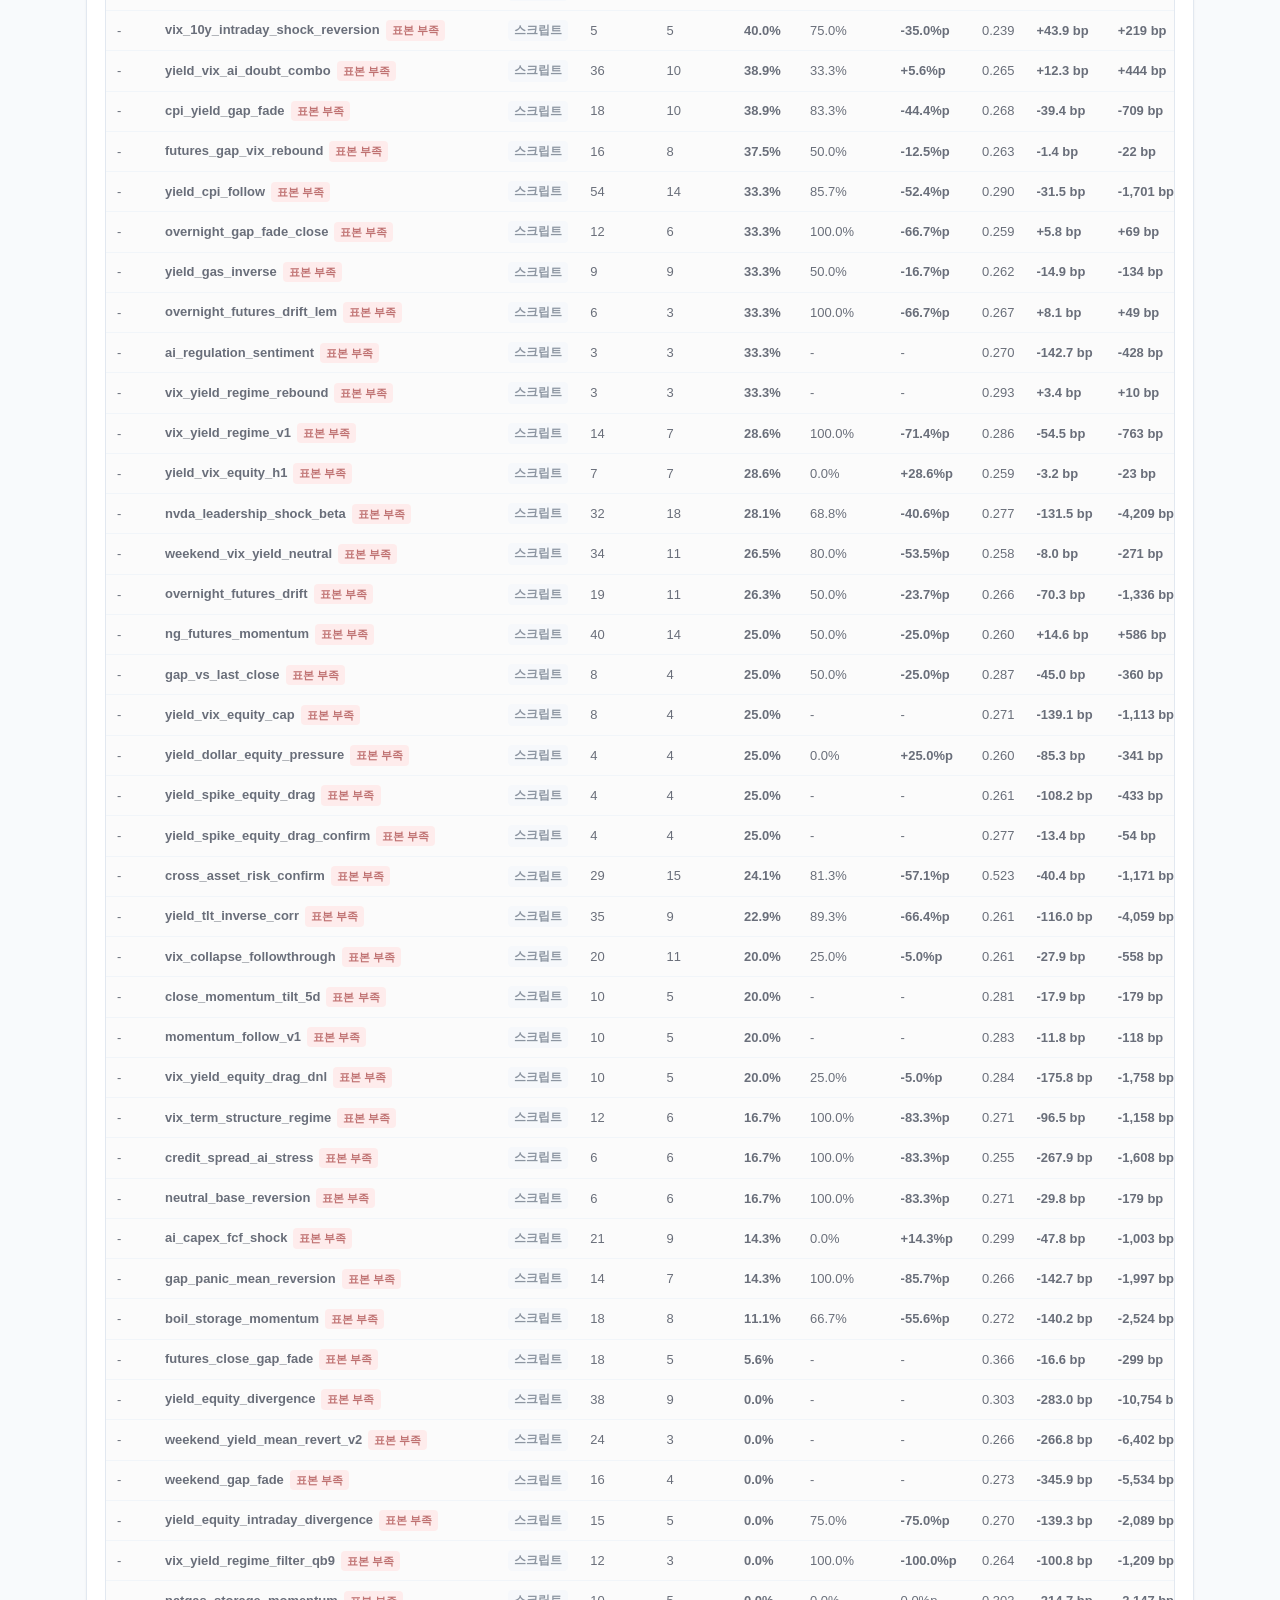
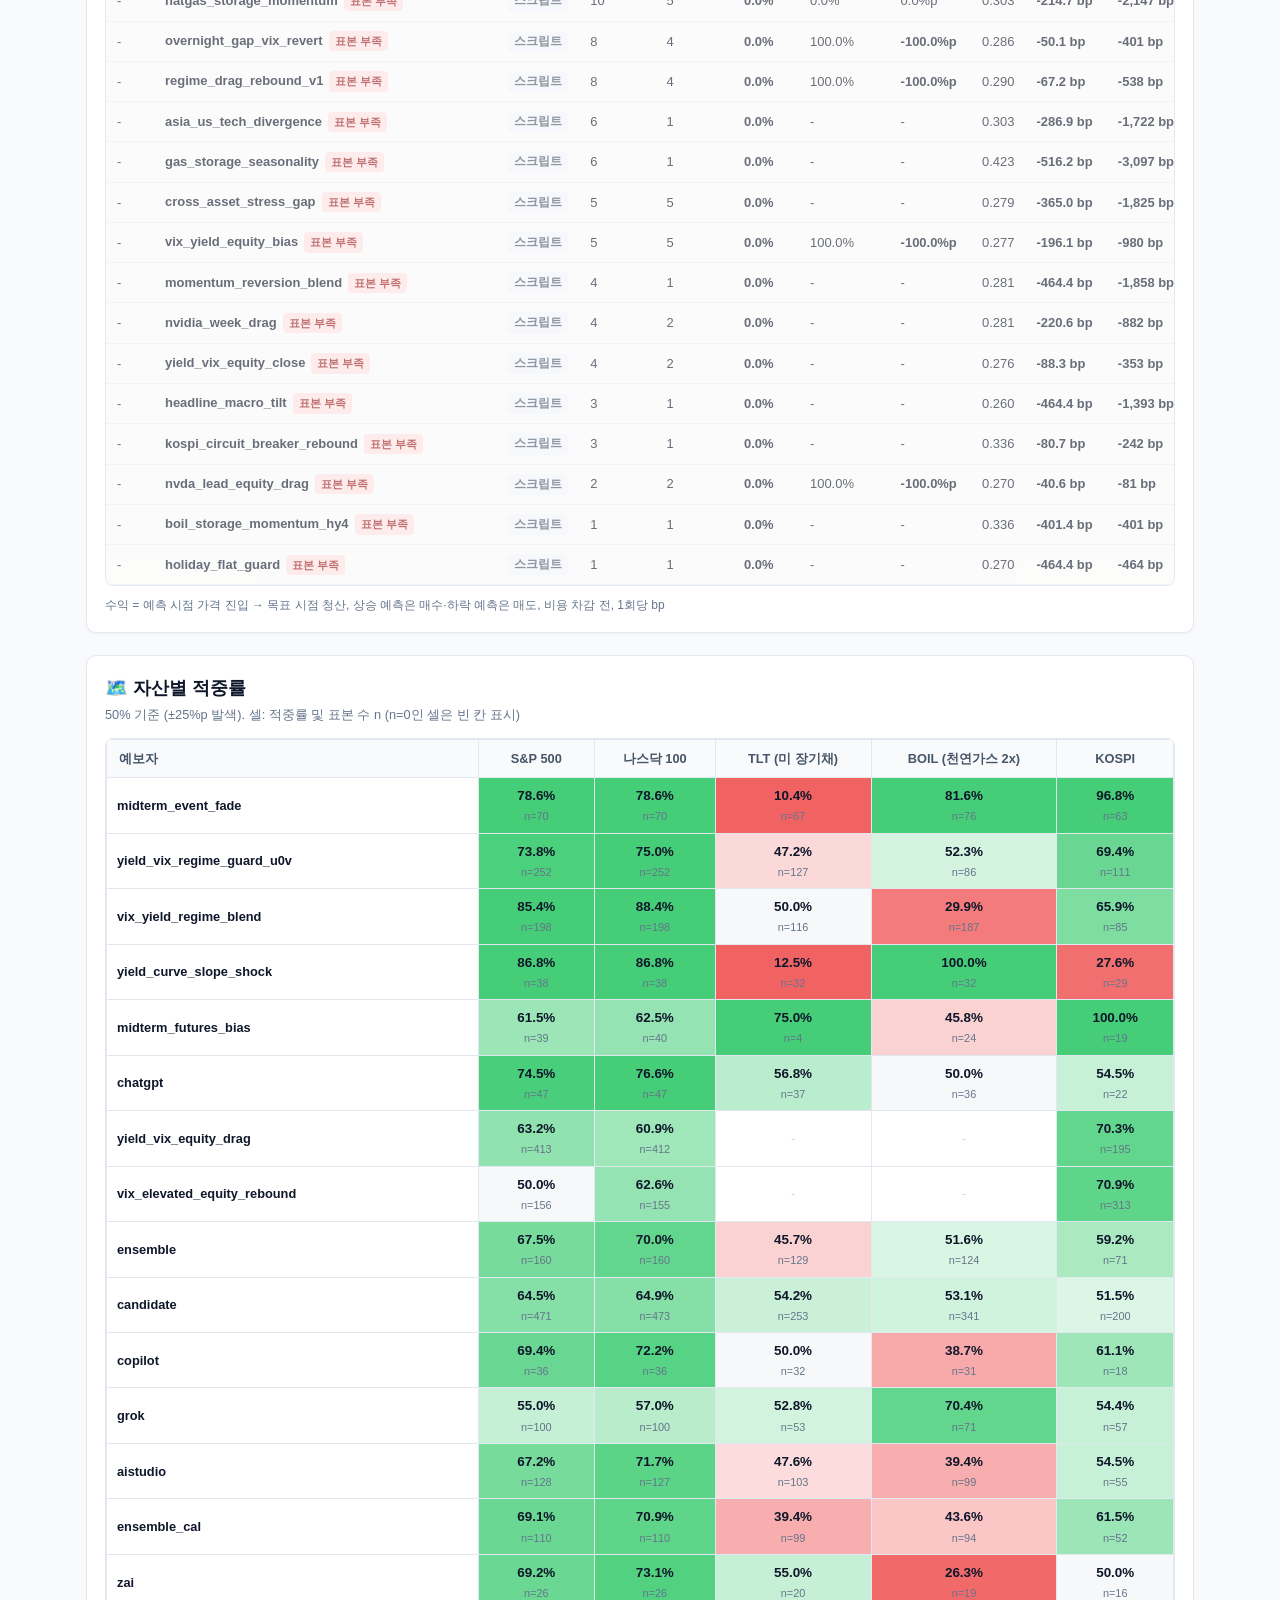
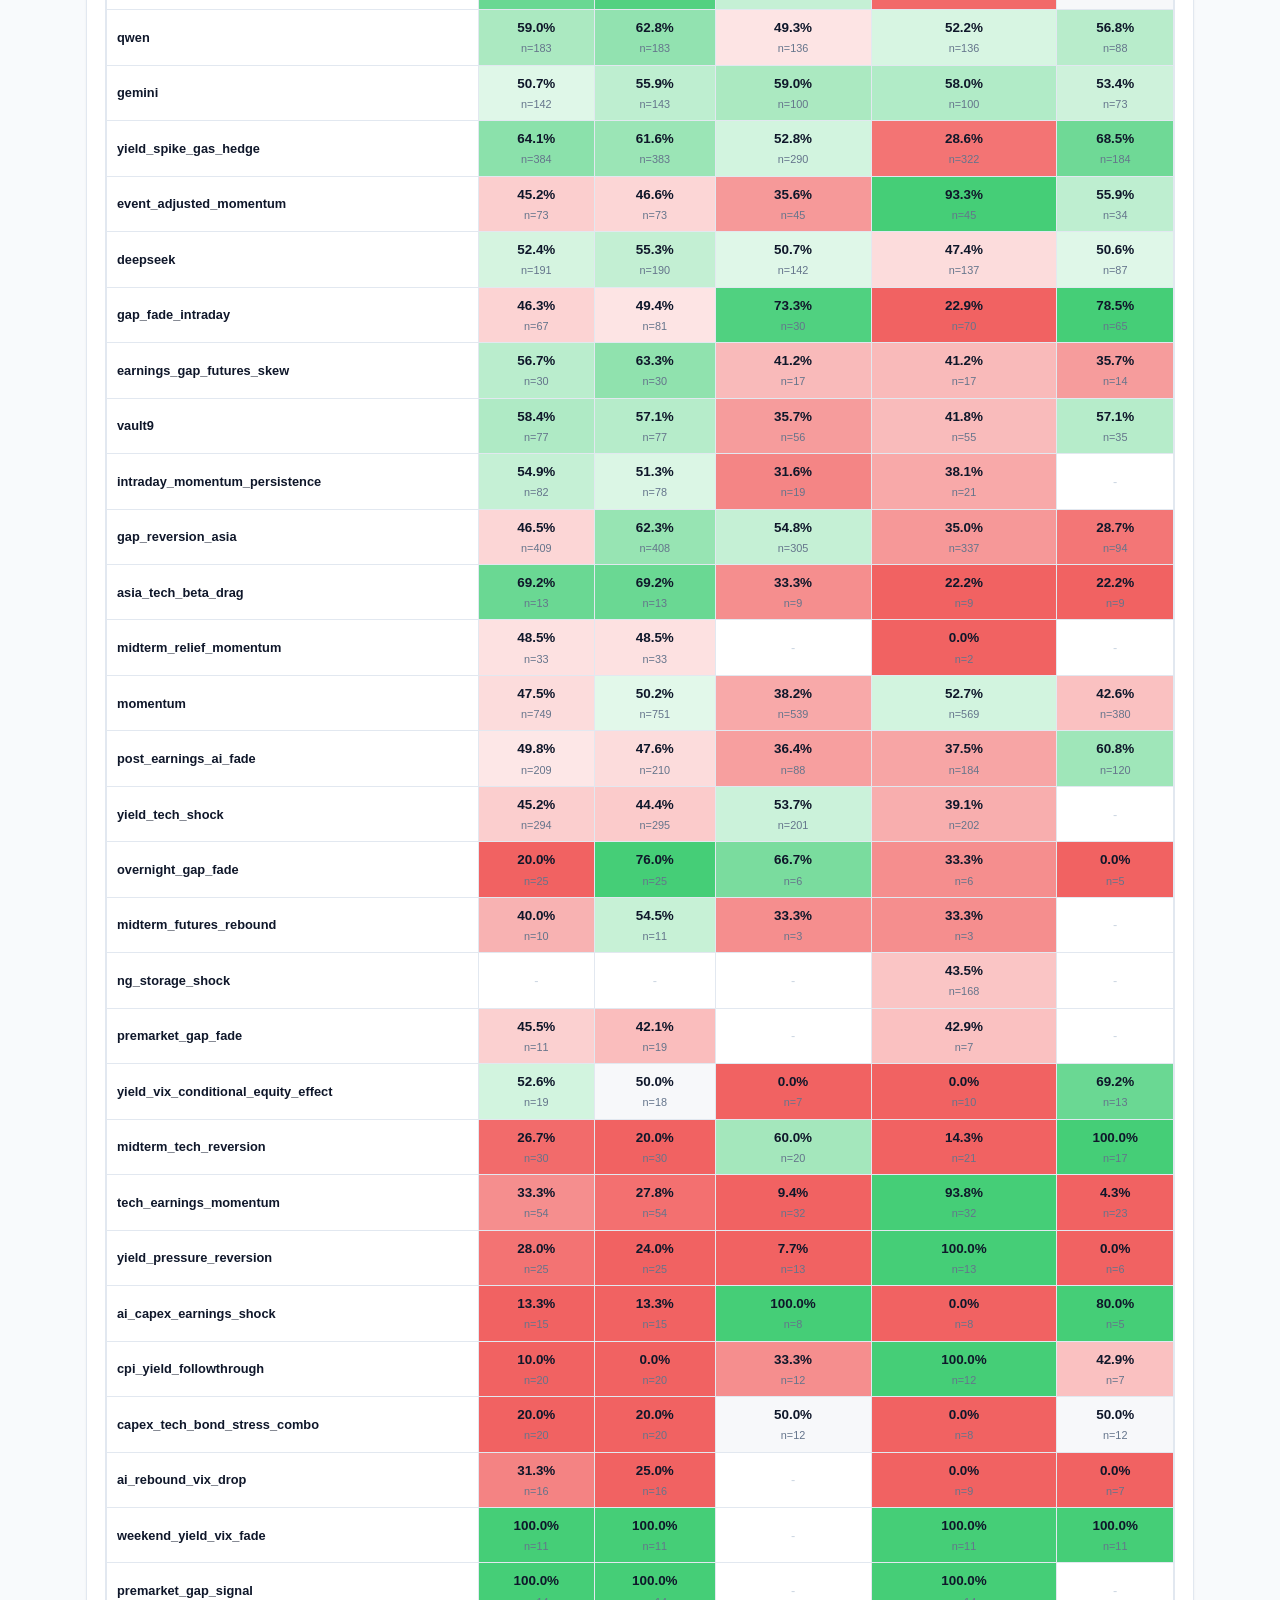
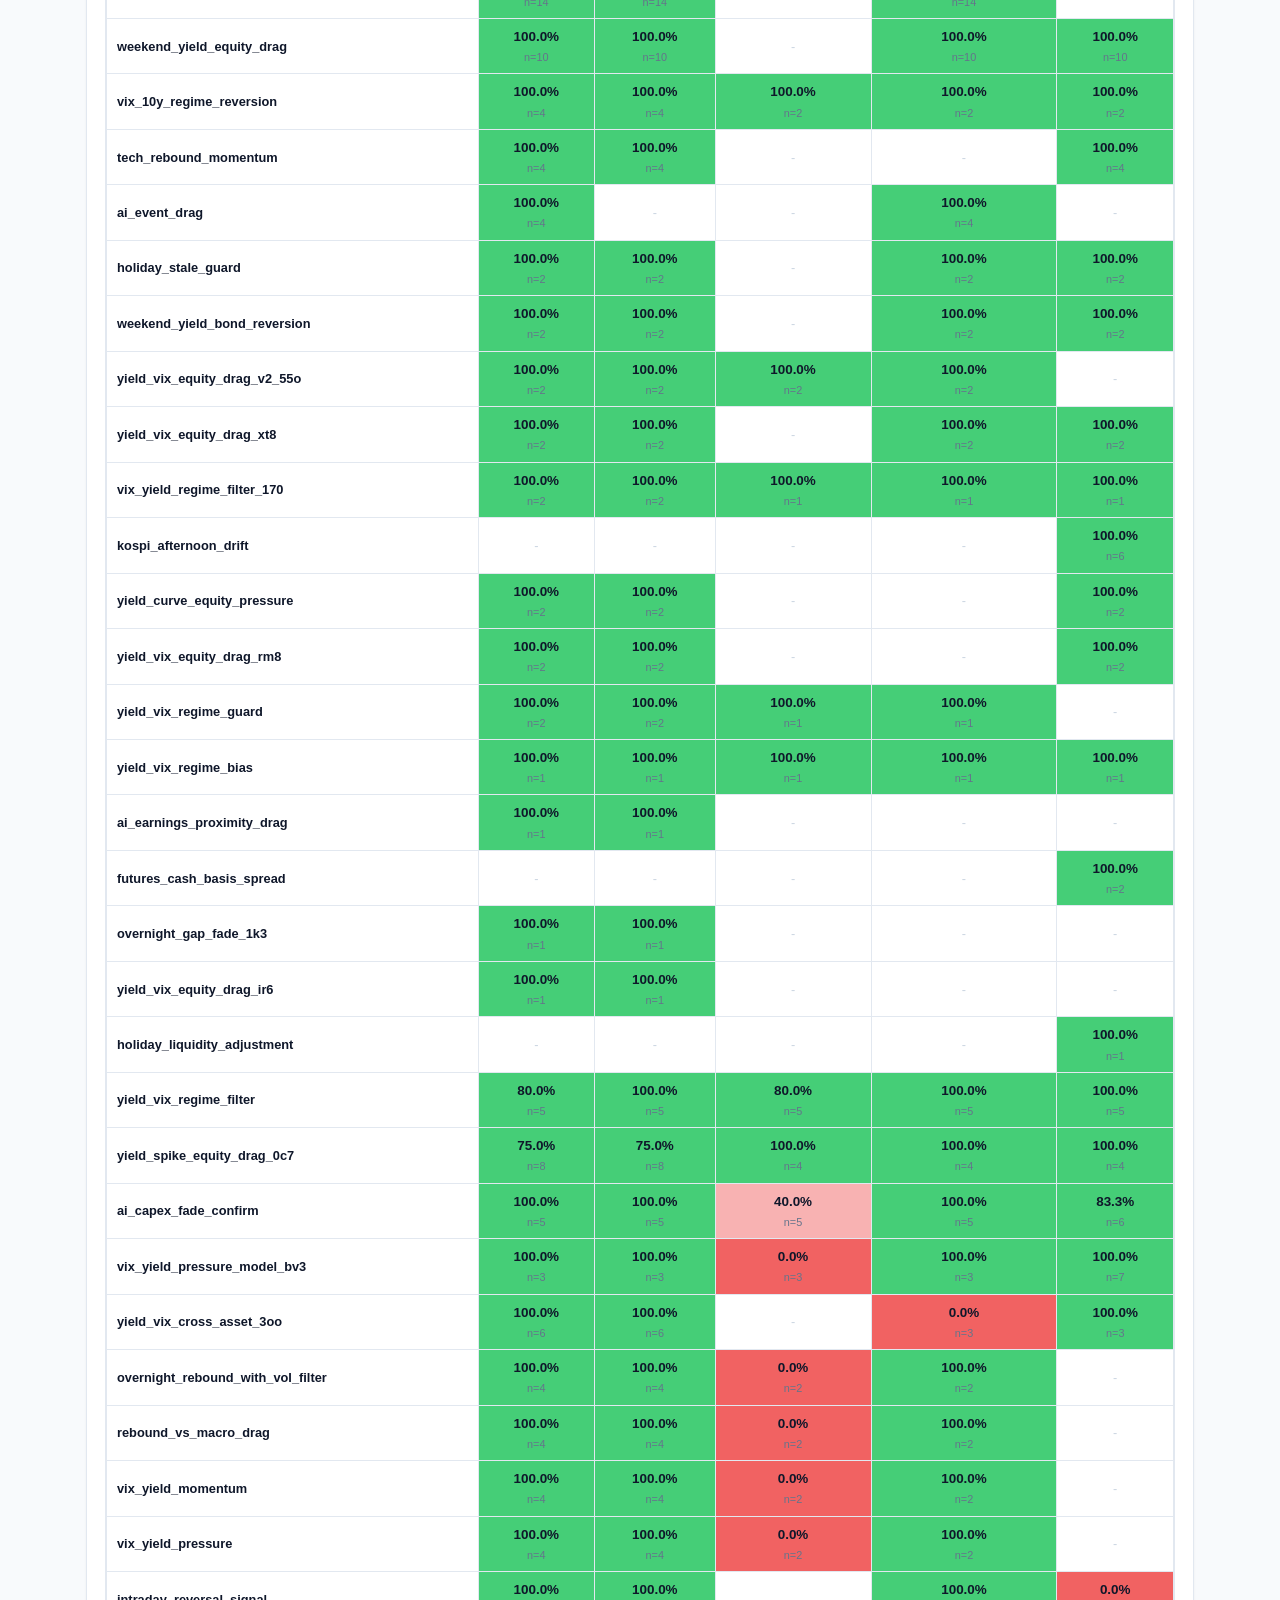
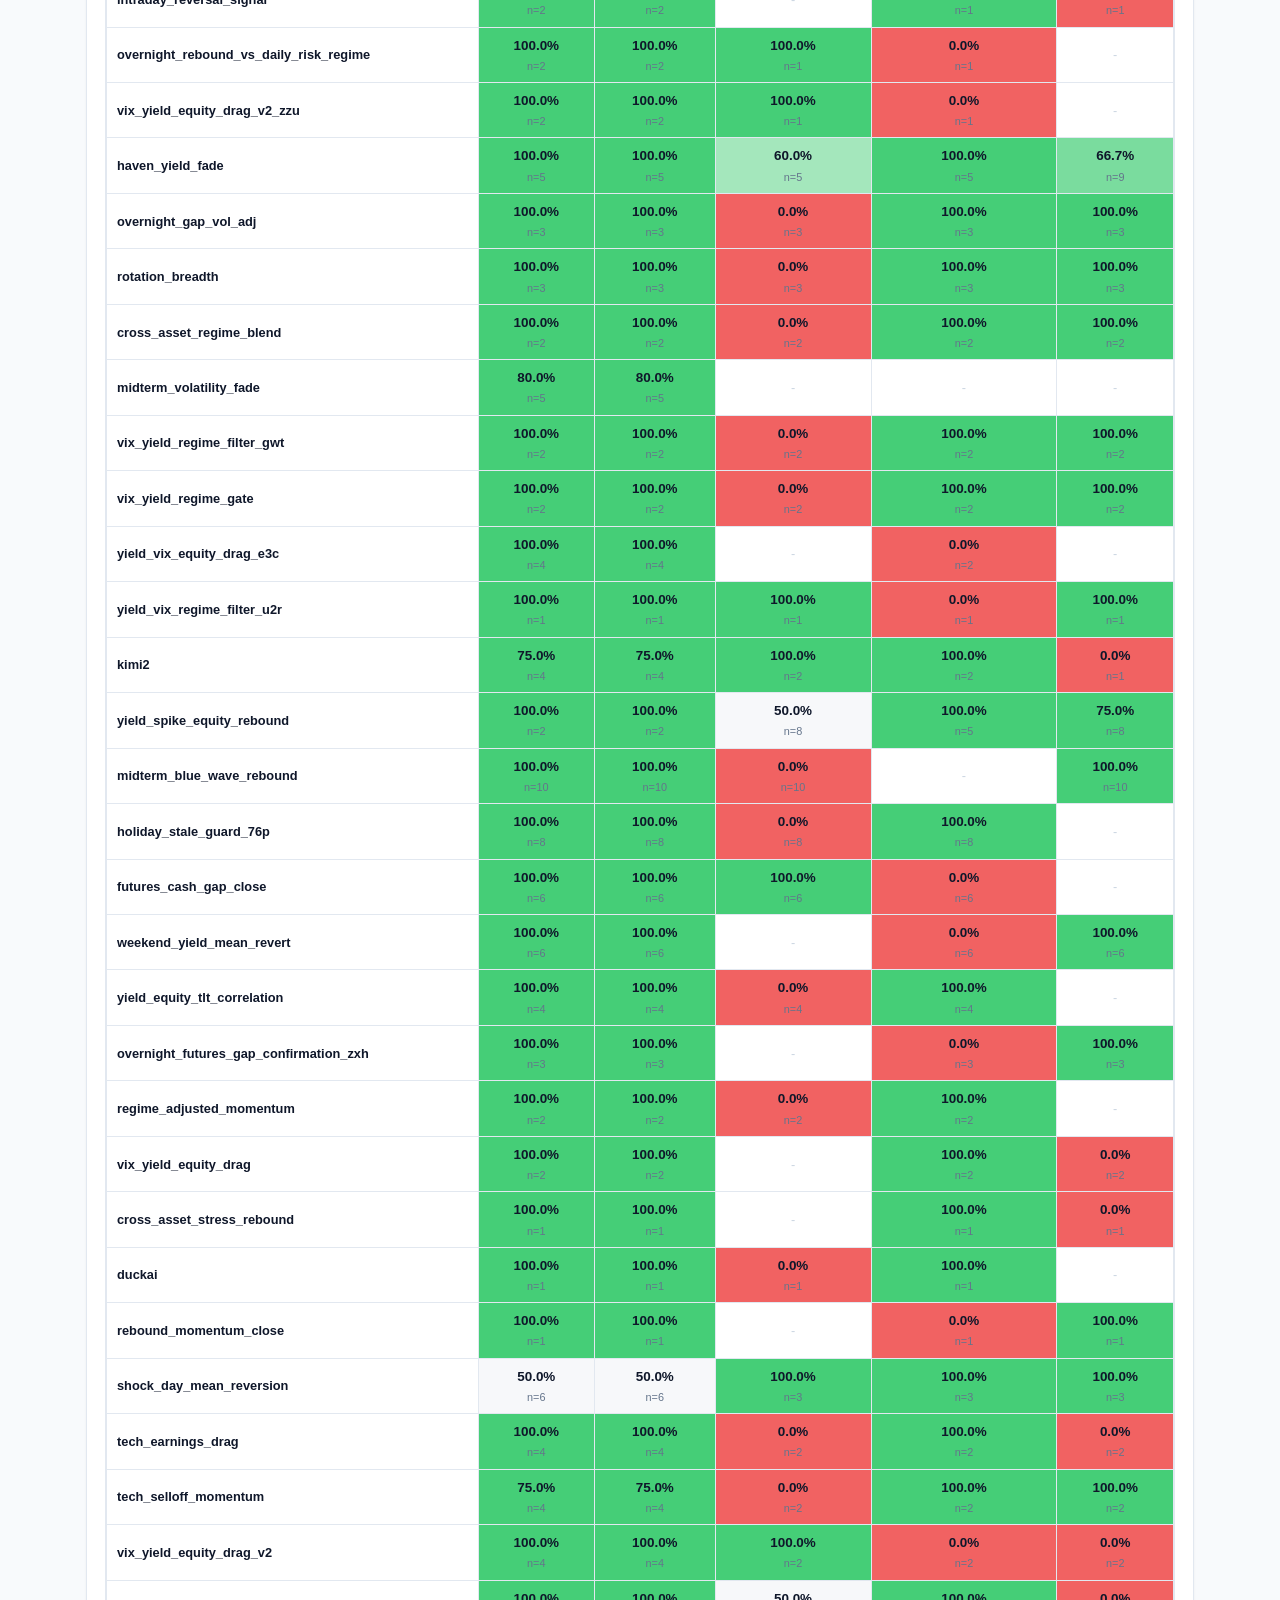
<file: scorecard/index.html>
<!DOCTYPE html>
<html lang="ko">
<head>
  <meta charset="UTF-8">
  <meta name="viewport" content="width=device-width, initial-scale=1.0">
  <title>거북이 예보 성적표</title>
  <link rel="stylesheet" href="style.css">
</head>
<body>
  <header class="app-header">
    <div class="header-container">
      <div class="title-row">
        <h1 class="app-title">🐢 거북이 예보 성적표</h1>
        <span class="badge-provisional">사전등록 판정 전 · 중간 집계</span>
      </div>
      <div class="meta-row">
        <span class="meta-item">집계 기준: <span id="feed-updated">로딩 중...</span></span>
        <span class="meta-divider">•</span>
        <span class="meta-item">전체 판정 예측: <span id="total-predictions">-</span>건</span>
      </div>
    </div>
  </header>

  <div id="error-box" class="error-box hidden">
    <div class="error-icon">⚠️</div>
    <div class="error-content">
      <h3>데이터를 불러오지 못했습니다</h3>
      <p>성적표 데이터(scores.json)를 가져오는 데 실패했습니다. 네트워크 상태를 확인하시거나 잠시 후 다시 시도해 주세요.</p>
      <button id="btn-retry" class="btn-retry">다시 시도</button>
    </div>
  </div>

  <main class="main-content" id="main-content">
    <!-- Filters -->
    <section class="filters-section" aria-label="필터 옵션">
      <div class="filter-group">
        <label class="filter-label">자산</label>
        <div class="filter-pills" id="asset-filters">
          <button class="pill active" data-filter="asset" data-value="all">전체</button>
        </div>
      </div>

      <div class="filter-group">
        <label class="filter-label">예측 기간</label>
        <div class="filter-pills" id="horizon-filters">
          <button class="pill active" data-filter="horizon" data-value="all">전체</button>
          <button class="pill" data-filter="horizon" data-value="1h">1시간</button>
          <button class="pill" data-filter="horizon" data-value="close">다음 종가</button>
        </div>
      </div>

      <div class="filter-group">
        <label class="filter-label">예보자 종류</label>
        <div class="filter-pills" id="kind-filters">
          <button class="pill active" data-filter="kind" data-value="all">전체</button>
          <button class="pill" data-filter="kind" data-value="llm">LLM</button>
          <button class="pill" data-filter="kind" data-value="script">스크립트</button>
        </div>
      </div>
    </section>

    <!-- 1. Forecaster Rankings -->
    <section class="card section-rankings">
      <div class="section-header">
        <div class="section-title-wrap">
          <h2>🏆 예보자 순위</h2>
          <span class="badge-sample-count" id="ranking-distinct-targets">독립 결과 -개</span>
        </div>
        <span class="section-sub">행을 클릭하면 상세 성적, 교정 곡선 및 최근 예측 내역을 확인할 수 있습니다.</span>
      </div>
      <div class="table-container">
        <table class="score-table" id="ranking-table">
          <thead>
            <tr>
              <th class="col-rank">순위</th>
              <th class="col-name">이름</th>
              <th class="col-kind">종류</th>
              <th class="col-num">예측 수 n</th>
              <th class="col-num">독립 결과</th>
              <th class="col-num">적중률</th>
              <th class="col-num">모멘텀 기준</th>
              <th class="col-num">차이</th>
              <th class="col-num">Brier</th>
              <th class="col-num">평균 수익</th>
              <th class="col-num">누적 수익</th>
              <th class="col-num">롱 전용 평균</th>
            </tr>
          </thead>
          <tbody id="ranking-tbody">
            <tr><td colspan="12" class="empty-cell">데이터를 불러오는 중입니다...</td></tr>
          </tbody>
        </table>
      </div>
      <p class="table-caption-note">수익 = 예측 시점 가격 진입 → 목표 시점 청산, 상승 예측은 매수·하락 예측은 매도, 비용 차감 전, 1회당 bp</p>
    </section>

    <!-- 2. Heatmap -->
    <section class="card section-heatmap">
      <div class="section-header">
        <h2>🗺️ 자산별 적중률</h2>
        <span class="section-sub">50% 기준 (±25%p 발색). 셀: 적중률 및 표본 수 n (n=0인 셀은 빈 칸 표시)</span>
      </div>
      <div class="heatmap-container" id="heatmap-container">
        <div class="empty-cell">히트맵 로딩 중...</div>
      </div>
    </section>

    <!-- 3. Trend Line Chart -->
    <section class="card section-chart">
      <div class="chart-header-row">
        <div>
          <h2>📈 누적 추이</h2>
          <span class="section-sub">LLM 개별 추이 및 스크립트 평균 비교</span>
        </div>
        <div class="chart-toggle-group">
          <button class="toggle-btn active" id="toggle-hit" data-metric="hit">적중률</button>
          <button class="toggle-btn" id="toggle-ret" data-metric="ret">누적 수익</button>
        </div>
      </div>
      <div class="chart-wrapper">
        <div id="chart-svg-container" class="chart-svg-container"></div>
        <div id="chart-tooltip" class="chart-tooltip hidden"></div>
      </div>
      <div id="chart-legend" class="chart-legend"></div>
    </section>
  </main>

  <!-- Detail Modal -->
  <div id="detail-modal" class="modal-backdrop hidden" role="dialog" aria-modal="true" aria-labelledby="detail-title">
    <div class="modal-dialog">
      <div class="modal-header">
        <div>
          <div class="modal-tags">
            <span id="detail-kind-badge" class="kind-tag llm">LLM</span>
            <span id="detail-sample-badge" class="badge-insufficient hidden">표본 부족</span>
          </div>
          <h2 id="detail-title" class="modal-title">예보자 상세</h2>
        </div>
        <button id="btn-close-modal" class="btn-close" aria-label="닫기">✕</button>
      </div>
      <div class="modal-body" id="detail-body">
        <!-- Dynamic detail content -->
      </div>
    </div>
  </div>

  <footer class="app-footer">
    <div class="footer-container">
      <div class="footer-section">
        <h3>📌 알림 (Note)</h3>
        <p id="footer-note">-</p>
      </div>
      <div class="footer-section">
        <h3>⚖️ 판정 규칙 (Verdict Rule)</h3>
        <div id="footer-verdict-rule" class="verdict-content">-</div>
      </div>
    </div>
  </footer>

  <script src="app.js"></script>
</body>
</html>
</file>
<file: scorecard/style.css>
:root {
  --bg-color: #f8fafc;
  --card-bg: #ffffff;
  --border-color: #e2e8f0;
  --text-main: #0f172a;
  --text-muted: #64748b;
  --text-sub: #475569;
  --primary: #2563eb;
  --primary-light: #eff6ff;
  --green-pos: #15803d;
  --green-pos-bg: #dcfce7;
  --red-neg: #b91c1c;
  --red-neg-bg: #fee2e2;
  --radius: 10px;
  --shadow-sm: 0 1px 3px rgba(0, 0, 0, 0.05);
  --shadow-md: 0 4px 6px -1px rgba(0, 0, 0, 0.08);
}

* {
  box-sizing: border-box;
  margin: 0;
  padding: 0;
}

body {
  font-family: -apple-system, BlinkMacSystemFont, "Segoe UI", Roboto, "Apple SD Gothic Neo", "Malgun Gothic", sans-serif;
  background-color: var(--bg-color);
  color: var(--text-main);
  line-height: 1.5;
  -webkit-text-size-adjust: 100%;
  overflow-x: hidden;
}

.app-header {
  background: var(--card-bg);
  border-bottom: 1px solid var(--border-color);
  padding: 16px;
}

.header-container {
  max-width: 1140px;
  margin: 0 auto;
  display: flex;
  flex-direction: column;
  gap: 8px;
}

.title-row {
  display: flex;
  align-items: center;
  flex-wrap: wrap;
  gap: 10px;
}

.app-title {
  font-size: 1.35rem;
  font-weight: 700;
  color: #0f172a;
  letter-spacing: -0.02em;
}

.badge-provisional {
  background-color: #fef3c7;
  color: #92400e;
  font-size: 0.76rem;
  font-weight: 600;
  padding: 4px 10px;
  border-radius: 9999px;
  border: 1px solid #fde68a;
  white-space: nowrap;
}

.meta-row {
  display: flex;
  align-items: center;
  flex-wrap: wrap;
  gap: 8px;
  font-size: 0.84rem;
  color: var(--text-muted);
}

.meta-divider {
  color: #cbd5e1;
}

.main-content {
  max-width: 1140px;
  margin: 18px auto 40px;
  padding: 0 16px;
  display: flex;
  flex-direction: column;
  gap: 22px;
}

.card {
  background: var(--card-bg);
  border-radius: var(--radius);
  border: 1px solid var(--border-color);
  padding: 18px;
  box-shadow: var(--shadow-sm);
}

.section-header {
  margin-bottom: 14px;
}

.section-title-wrap {
  display: flex;
  align-items: center;
  flex-wrap: wrap;
  gap: 10px;
}

.section-header h2, .chart-header-row h2 {
  font-size: 1.15rem;
  font-weight: 700;
  color: var(--text-main);
  display: flex;
  align-items: center;
  gap: 6px;
}

.badge-sample-count {
  display: inline-block;
  background: #f1f5f9;
  color: #334155;
  font-size: 0.74rem;
  font-weight: 600;
  padding: 3px 8px;
  border-radius: 6px;
  border: 1px solid #e2e8f0;
}

.section-sub {
  font-size: 0.8rem;
  color: var(--text-muted);
  margin-top: 3px;
  display: block;
}

/* Filters */
.filters-section {
  background: var(--card-bg);
  border: 1px solid var(--border-color);
  border-radius: var(--radius);
  padding: 16px;
  display: flex;
  flex-direction: column;
  gap: 12px;
  box-shadow: var(--shadow-sm);
}

.filter-group {
  display: flex;
  align-items: center;
  flex-wrap: wrap;
  gap: 10px;
}

.filter-label {
  font-size: 0.82rem;
  font-weight: 700;
  color: var(--text-sub);
  min-width: 68px;
}

.filter-pills {
  display: flex;
  flex-wrap: wrap;
  gap: 6px;
}

.pill {
  background: #f1f5f9;
  color: var(--text-sub);
  border: 1px solid #e2e8f0;
  padding: 5px 12px;
  font-size: 0.8rem;
  font-weight: 500;
  border-radius: 6px;
  cursor: pointer;
  transition: all 0.15s ease;
}

.pill:hover {
  background: #e2e8f0;
}

.pill.active {
  background: var(--primary);
  color: #ffffff;
  border-color: var(--primary);
  font-weight: 600;
}

/* Table */
.table-container {
  width: 100%;
  overflow-x: auto;
  -webkit-overflow-scrolling: touch;
  border: 1px solid var(--border-color);
  border-radius: 8px;
}

.score-table {
  width: 100%;
  border-collapse: collapse;
  font-size: 0.81rem;
  text-align: left;
  white-space: nowrap;
}

.score-table th {
  background: #f8fafc;
  color: var(--text-sub);
  font-weight: 600;
  padding: 9px 11px;
  border-bottom: 1px solid var(--border-color);
}

.score-table td {
  padding: 9px 11px;
  border-bottom: 1px solid #f1f5f9;
  color: var(--text-main);
}

.score-table tbody tr {
  cursor: pointer;
  transition: background-color 0.1s ease;
}

.score-table tbody tr:hover {
  background-color: #f8fafc;
}

.score-table tbody tr.insufficient-sample {
  opacity: 0.62;
  background-color: #fafaf9;
}

.badge-insufficient {
  display: inline-block;
  background: #fee2e2;
  color: #991b1b;
  font-size: 0.68rem;
  font-weight: 600;
  padding: 2px 6px;
  border-radius: 4px;
  margin-left: 6px;
}
.badge-insufficient.hidden {
  display: none;
}

.kind-tag {
  display: inline-block;
  font-size: 0.72rem;
  font-weight: 600;
  padding: 2px 6px;
  border-radius: 4px;
}

.kind-tag.llm {
  background: #e0e7ff;
  color: #3730a3;
}

.kind-tag.script {
  background: #f1f5f9;
  color: #475569;
}

.val-pos {
  color: var(--green-pos);
  font-weight: 600;
}

.val-neg {
  color: var(--red-neg);
  font-weight: 600;
}

.table-caption-note {
  font-size: 0.75rem;
  color: var(--text-muted);
  margin-top: 10px;
}

/* Heatmap */
.heatmap-container {
  width: 100%;
  overflow-x: auto;
  -webkit-overflow-scrolling: touch;
  border: 1px solid var(--border-color);
  border-radius: 8px;
}

.heatmap-table {
  width: 100%;
  border-collapse: collapse;
  text-align: center;
  font-size: 0.8rem;
}

.heatmap-table th {
  background: #f8fafc;
  padding: 9px 12px;
  border: 1px solid var(--border-color);
  color: var(--text-sub);
  font-weight: 600;
  white-space: nowrap;
}

.heatmap-table td {
  padding: 8px 10px;
  border: 1px solid var(--border-color);
  min-width: 86px;
}

.heatmap-name-cell {
  text-align: left;
  background: #ffffff;
  font-weight: 600;
  position: sticky;
  left: 0;
  z-index: 2;
  border-right: 2px solid var(--border-color);
  white-space: nowrap;
}

.hm-val {
  font-weight: 700;
  font-size: 0.84rem;
}

.hm-n {
  font-size: 0.68rem;
  color: var(--text-muted);
  margin-top: 2px;
}

.cell-empty {
  color: #cbd5e1;
  font-size: 0.8rem;
}

/* Chart */
.chart-header-row {
  display: flex;
  justify-content: space-between;
  align-items: center;
  flex-wrap: wrap;
  gap: 12px;
  margin-bottom: 14px;
}

.chart-toggle-group {
  display: flex;
  background: #f1f5f9;
  border-radius: 6px;
  padding: 3px;
}

.toggle-btn {
  border: none;
  background: none;
  padding: 5px 12px;
  font-size: 0.78rem;
  font-weight: 600;
  color: var(--text-sub);
  border-radius: 4px;
  cursor: pointer;
  transition: all 0.15s ease;
}

.toggle-btn.active {
  background: #ffffff;
  color: var(--primary);
  box-shadow: var(--shadow-sm);
}

.chart-wrapper {
  position: relative;
  width: 100%;
  background: #fafafa;
  border: 1px solid var(--border-color);
  border-radius: 8px;
  padding: 10px;
}

.chart-svg-container {
  width: 100%;
  overflow: hidden;
}

.chart-svg {
  width: 100%;
  height: auto;
  display: block;
}

.chart-legend {
  display: flex;
  flex-wrap: wrap;
  gap: 12px;
  margin-top: 12px;
  padding-top: 10px;
  border-top: 1px solid var(--border-color);
}

.legend-item {
  display: inline-flex;
  align-items: center;
  gap: 6px;
  font-size: 0.75rem;
  color: var(--text-sub);
}

.legend-color {
  width: 14px;
  height: 4px;
  border-radius: 2px;
}

/* Modal */
.modal-backdrop {
  position: fixed;
  top: 0;
  left: 0;
  width: 100vw;
  height: 100vh;
  background: rgba(15, 23, 42, 0.55);
  backdrop-filter: blur(2px);
  display: flex;
  align-items: center;
  justify-content: center;
  z-index: 999;
  padding: 16px;
}

.modal-backdrop.hidden {
  display: none;
}

.modal-dialog {
  background: #ffffff;
  width: 100%;
  max-width: 800px;
  max-height: 90vh;
  border-radius: 12px;
  box-shadow: 0 20px 25px -5px rgba(0, 0, 0, 0.2);
  display: flex;
  flex-direction: column;
  overflow: hidden;
}

.modal-header {
  padding: 16px 20px;
  border-bottom: 1px solid var(--border-color);
  display: flex;
  justify-content: space-between;
  align-items: flex-start;
}

.modal-tags {
  display: flex;
  align-items: center;
  gap: 6px;
  margin-bottom: 4px;
}

.modal-title {
  font-size: 1.25rem;
  font-weight: 700;
  color: var(--text-main);
}

.btn-close {
  background: none;
  border: none;
  font-size: 1.25rem;
  color: var(--text-muted);
  cursor: pointer;
  padding: 4px;
  line-height: 1;
}

.btn-close:hover {
  color: var(--text-main);
}

.modal-body {
  padding: 18px 20px;
  overflow-y: auto;
  display: flex;
  flex-direction: column;
  gap: 18px;
}

/* Detail Grid */
.detail-summary-bar {
  display: flex;
  flex-wrap: wrap;
  gap: 12px;
  background: #f8fafc;
  border: 1px solid var(--border-color);
  border-radius: 8px;
  padding: 10px 14px;
  font-size: 0.82rem;
}

.detail-summary-item strong {
  color: var(--primary);
  margin-left: 4px;
}

.detail-stats-grid {
  display: grid;
  grid-template-columns: repeat(auto-fit, minmax(220px, 1fr));
  gap: 12px;
}

.detail-stat-card {
  background: #f8fafc;
  border: 1px solid var(--border-color);
  border-radius: 8px;
  padding: 12px;
}

.stat-card-title {
  font-size: 0.8rem;
  color: var(--text-sub);
  font-weight: 700;
  margin-bottom: 8px;
  border-bottom: 1px solid #e2e8f0;
  padding-bottom: 4px;
}

.stat-row {
  display: flex;
  justify-content: space-between;
  font-size: 0.79rem;
  margin-top: 4px;
}

/* Calibration Chart */
.calib-container {
  background: #f8fafc;
  border: 1px solid var(--border-color);
  border-radius: 8px;
  padding: 14px;
}

.calib-header {
  display: flex;
  justify-content: space-between;
  align-items: center;
  flex-wrap: wrap;
  gap: 8px;
  margin-bottom: 10px;
}

.calib-header h4 {
  font-size: 0.86rem;
  font-weight: 700;
}

.calib-legend {
  font-size: 0.72rem;
  color: var(--text-muted);
  display: flex;
  gap: 10px;
}

.calib-svg {
  width: 100%;
  height: 165px;
  display: block;
}

/* Latest Predictions Table */
.latest-title {
  font-size: 0.88rem;
  font-weight: 700;
  margin-bottom: 8px;
}

.pred-table {
  width: 100%;
  border-collapse: collapse;
  font-size: 0.76rem;
  white-space: nowrap;
}

.pred-table th {
  background: #f1f5f9;
  padding: 7px 9px;
  border-bottom: 1px solid var(--border-color);
  text-align: left;
}

.pred-table td {
  padding: 7px 9px;
  border-bottom: 1px solid #f1f5f9;
}

.badge-dir {
  font-size: 0.7rem;
  font-weight: 600;
  padding: 2px 6px;
  border-radius: 3px;
}

.badge-dir.up {
  background: #dbeafe;
  color: #1e40af;
}

.badge-dir.down {
  background: #fef3c7;
  color: #92400e;
}

.hit-icon {
  font-weight: 700;
  font-size: 0.85rem;
}
.hit-icon.hit {
  color: var(--green-pos);
}
.hit-icon.miss {
  color: var(--red-neg);
}

/* Footer */
.app-footer {
  background: #f1f5f9;
  border-top: 1px solid var(--border-color);
  padding: 24px 16px;
  font-size: 0.8rem;
  color: var(--text-sub);
}

.footer-container {
  max-width: 1140px;
  margin: 0 auto;
  display: flex;
  flex-direction: column;
  gap: 16px;
}

.footer-section h3 {
  font-size: 0.85rem;
  font-weight: 700;
  color: var(--text-main);
  margin-bottom: 6px;
}

.verdict-content {
  background: #ffffff;
  border: 1px solid var(--border-color);
  border-radius: 6px;
  padding: 10px;
  font-family: ui-monospace, SFMono-Regular, Menlo, Monaco, Consolas, monospace;
  font-size: 0.75rem;
  line-height: 1.45;
  overflow-x: auto;
}

/* Error */
.error-box {
  max-width: 600px;
  margin: 40px auto;
  background: #fff1f2;
  border: 1px solid #fecdd3;
  border-radius: 8px;
  padding: 20px;
  display: flex;
  gap: 14px;
  align-items: flex-start;
}

.error-box.hidden {
  display: none;
}

.error-icon {
  font-size: 1.8rem;
}

.btn-retry {
  margin-top: 10px;
  background: #e11d48;
  color: #ffffff;
  border: none;
  padding: 6px 14px;
  border-radius: 6px;
  font-size: 0.8rem;
  font-weight: 600;
  cursor: pointer;
}

.empty-cell {
  text-align: center;
  padding: 24px;
  color: var(--text-muted);
}

@media (max-width: 640px) {
  .main-content {
    padding: 0 10px;
  }
  .card {
    padding: 14px;
  }
  .chart-header-row {
    flex-direction: column;
    align-items: flex-start;
  }
  .modal-dialog {
    max-height: 94vh;
  }
  .modal-body {
    padding: 12px;
  }
}
</file>
